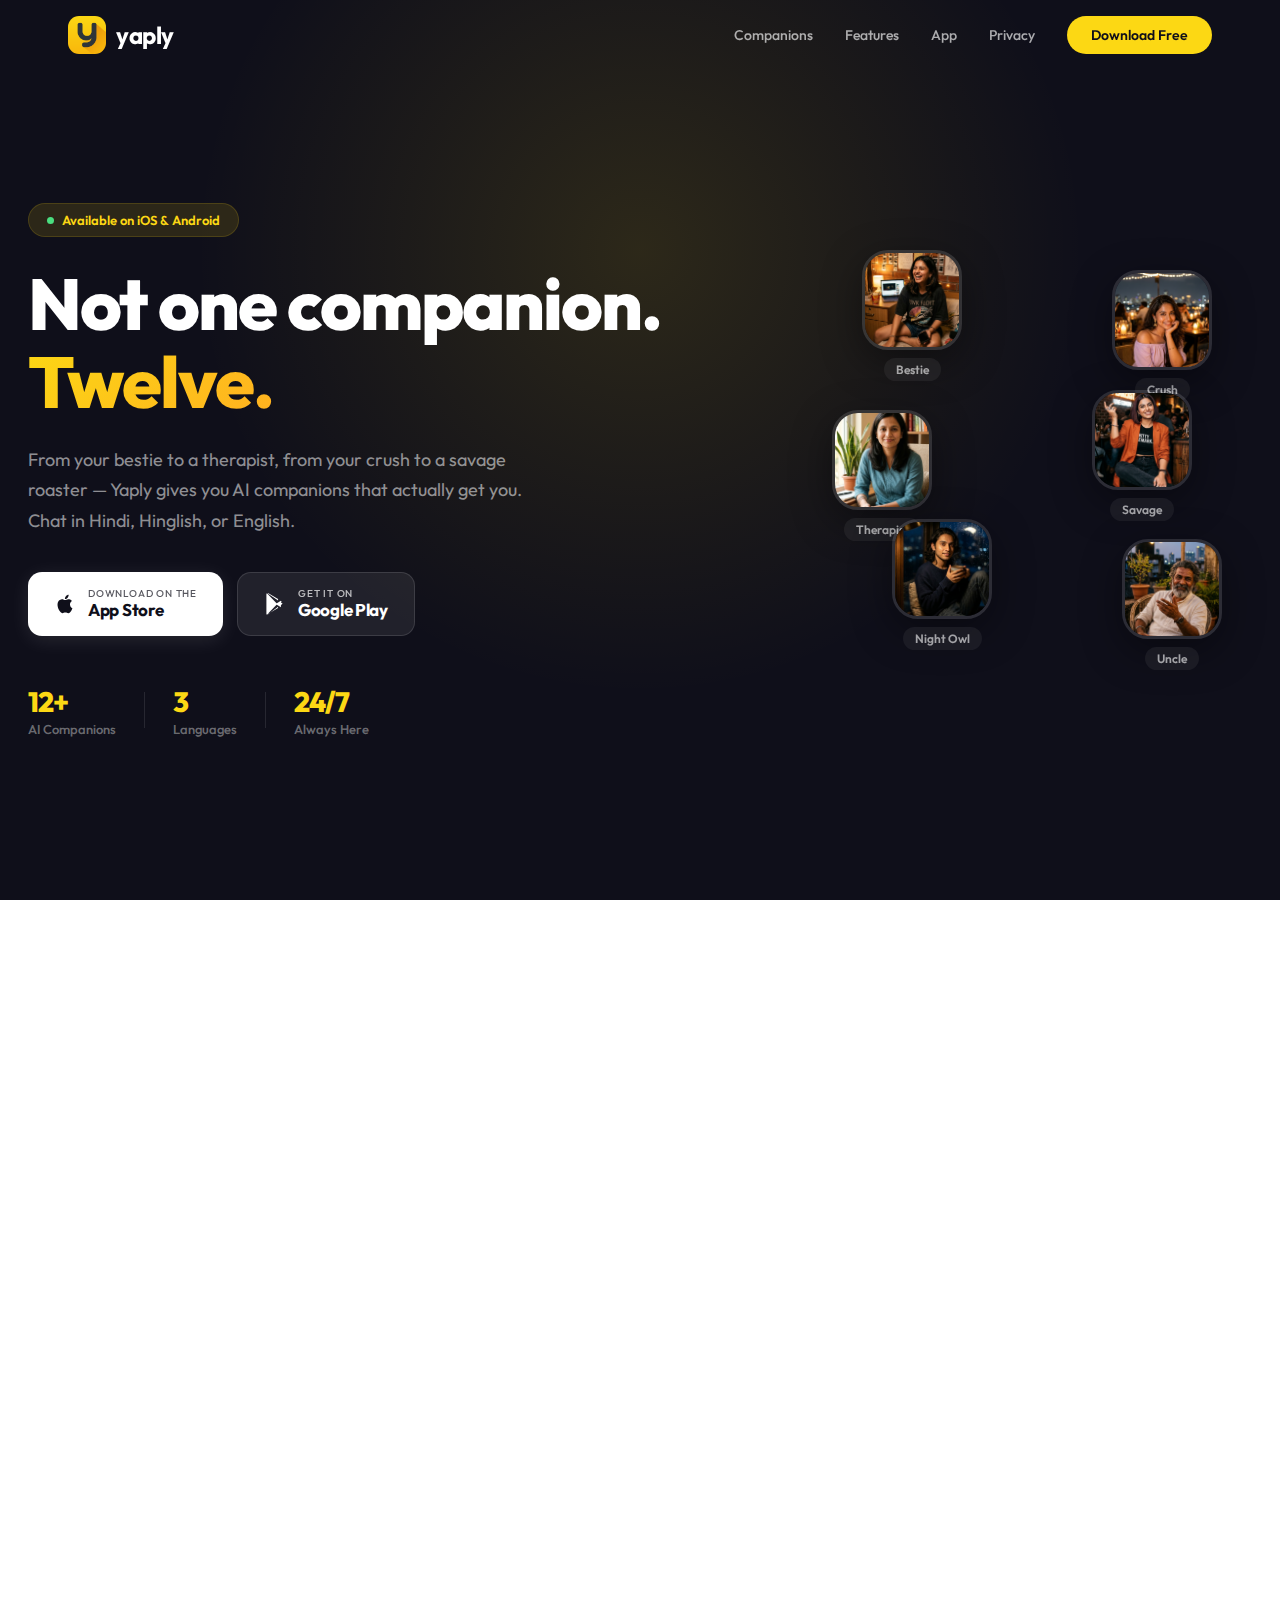
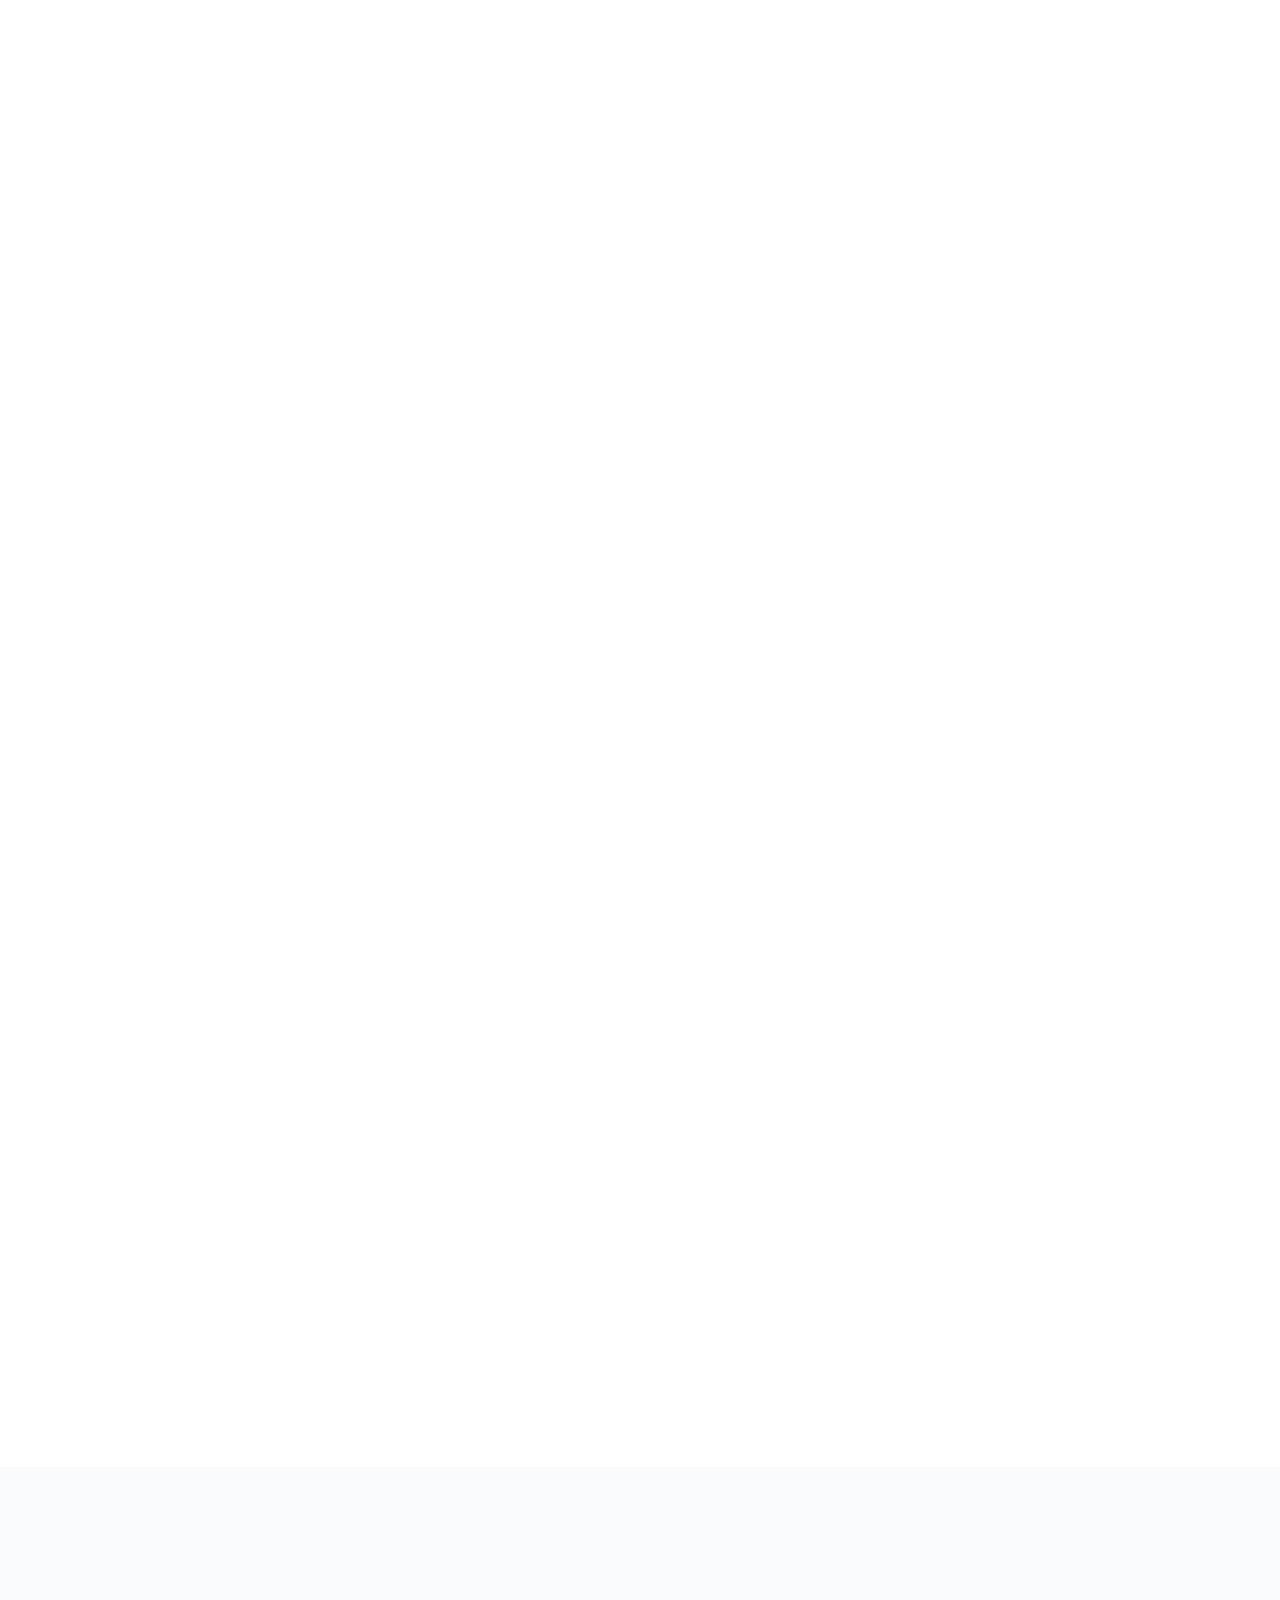
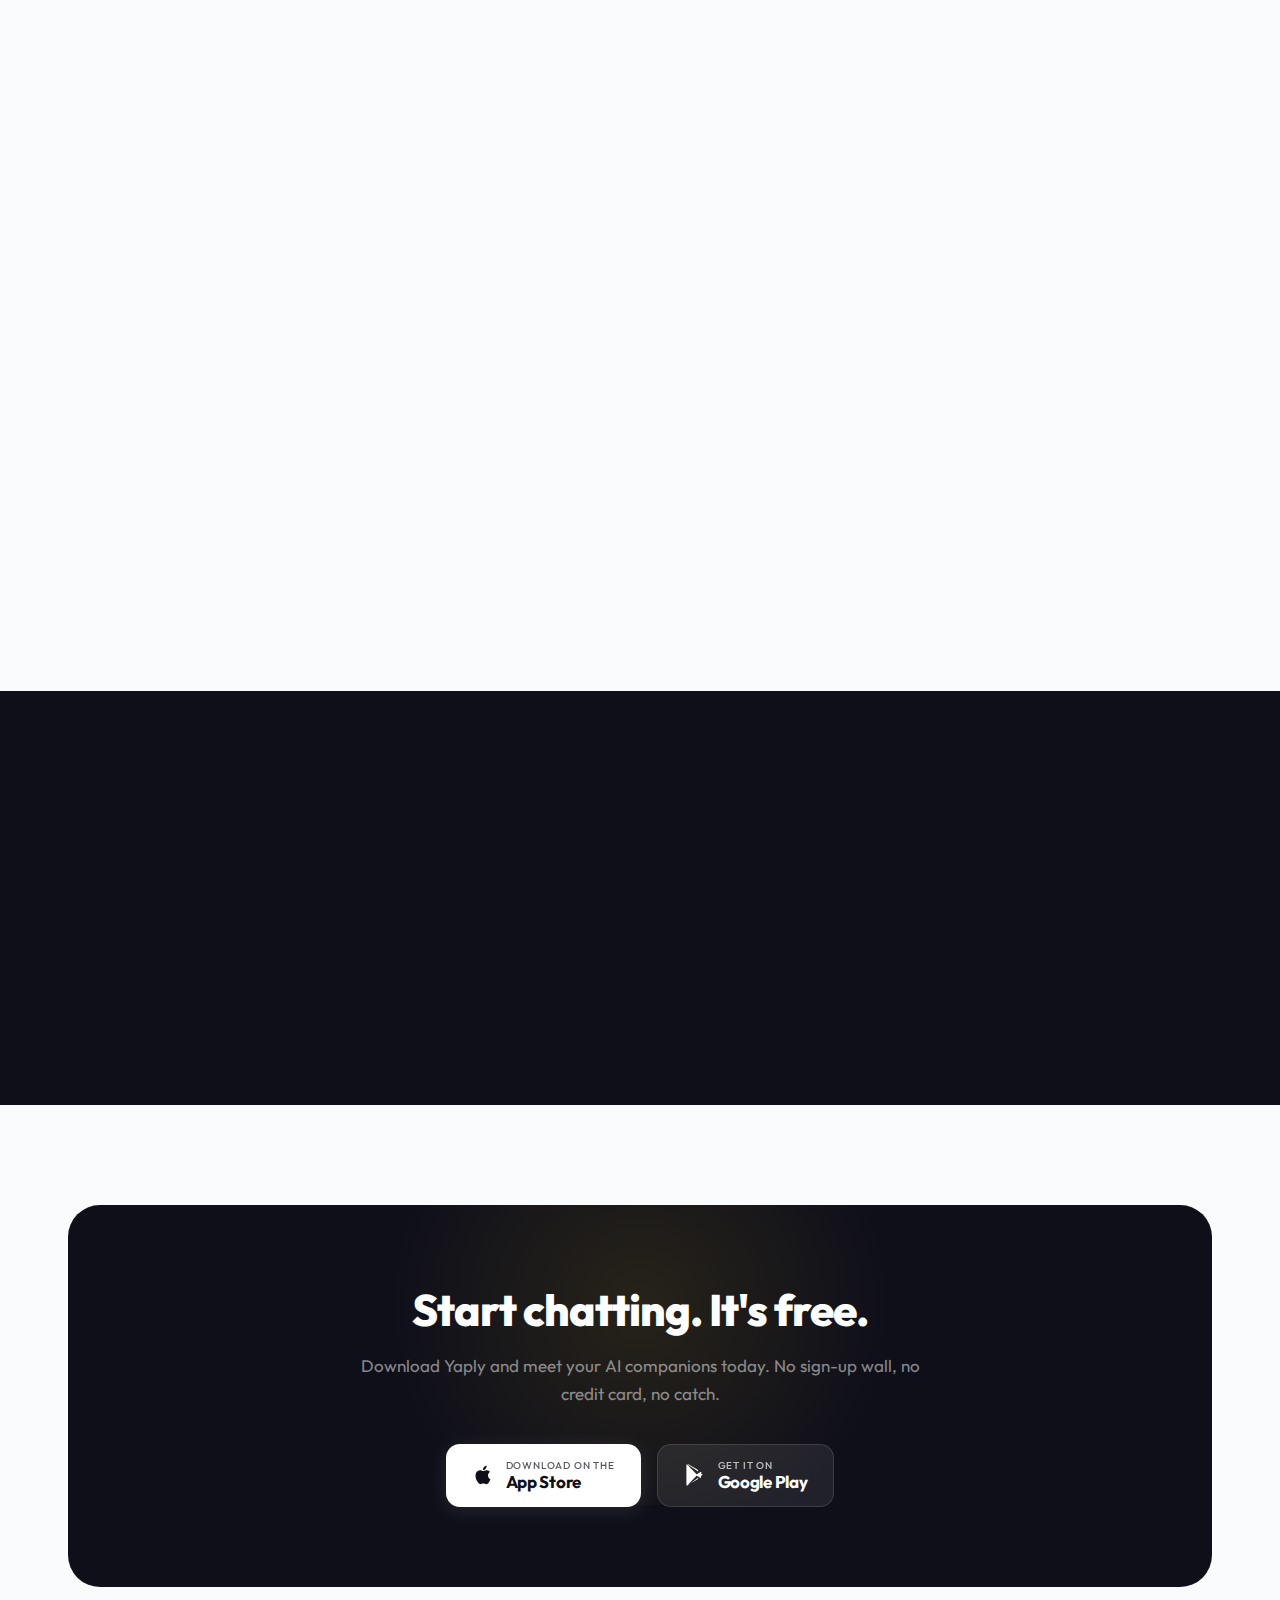
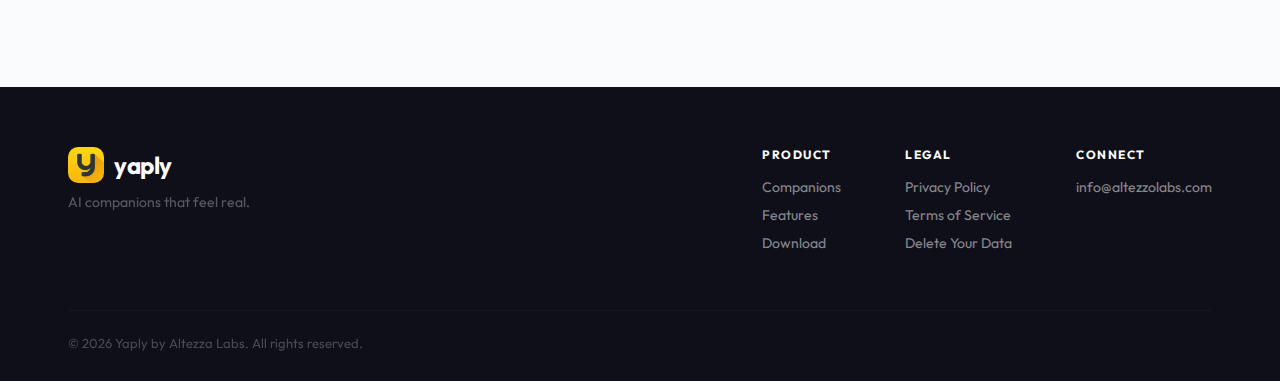
<file: index.html>
<!DOCTYPE html>
<html lang="en">

<head>
    <meta charset="UTF-8">
    <meta name="viewport" content="width=device-width, initial-scale=1.0">
    <title>Yaply — AI Companions That Feel Real</title>
    <meta name="description"
        content="Meet 12+ AI companions who actually get you. From your bestie to a therapist, from your crush to a savage roaster — chat in Hindi, Hinglish or English. Private, free, always here.">
    <meta name="keywords" content="AI chat, AI companion, chatbot, mental health, friendship, Yaply, AI friend, roleplay">
    <meta property="og:title" content="Yaply — AI Companions That Feel Real">
    <meta property="og:description"
        content="12+ unique AI personas. Chat in Hindi, Hinglish or English. Private, free, always available.">
    <meta property="og:type" content="website">
    <meta property="og:url" content="https://yaplyapp.com">
    <meta property="og:image" content="https://yaplyapp.com/og-image.png">
    <link rel="preconnect" href="https://fonts.googleapis.com">
    <link rel="preconnect" href="https://fonts.gstatic.com" crossorigin>
    <link
        href="https://fonts.googleapis.com/css2?family=Outfit:wght@300;400;500;600;700;800&family=Inter:wght@400;500;600&display=swap"
        rel="stylesheet">
    <link rel="stylesheet" href="style.css">
    <link rel="icon" type="image/x-icon" href="favicon.ico">
    <link rel="apple-touch-icon" href="apple-touch-icon.png">
</head>

<body>
    <!-- Navigation -->
    <nav class="nav" id="nav">
        <div class="nav-container">
            <a href="/" class="nav-logo">
                <img src="logo.png" alt="Yaply" class="nav-logo-img">
                <span class="logo-text">yaply</span>
            </a>
            <div class="nav-links">
                <a href="#companions">Companions</a>
                <a href="#features">Features</a>
                <a href="#screenshots">App</a>
                <a href="/privacy.html">Privacy</a>
                <a href="#download" class="nav-cta">Download Free</a>
            </div>
            <button class="nav-mobile-toggle" id="navToggle" aria-label="Menu">
                <span></span><span></span><span></span>
            </button>
        </div>
    </nav>

    <!-- Hero Section -->
    <section class="hero" id="hero">
        <div class="hero-bg-glow"></div>
        <div class="hero-content">
            <div class="hero-badge">
                <span class="badge-dot"></span>
                Available on iOS & Android
            </div>
            <h1>Not one companion.<br><span class="hero-gradient">Twelve.</span></h1>
            <p class="hero-subtitle">From your bestie to a therapist, from your crush to a savage roaster — Yaply gives
                you AI companions that actually get you. Chat in Hindi, Hinglish, or English.</p>
            <div class="hero-actions">
                <a href="https://apps.apple.com/us/app/yaply/id6760708772" class="store-btn store-btn-apple"
                    target="_blank" id="hero-apple-btn">
                    <svg class="store-btn-icon" viewBox="0 0 24 24" fill="currentColor">
                        <path
                            d="M18.71 19.5c-.83 1.24-1.71 2.45-3.05 2.47-1.34.03-1.77-.79-3.29-.79-1.53 0-2 .77-3.27.82-1.31.05-2.3-1.32-3.14-2.53C4.25 17 2.94 12.45 4.7 9.39c.87-1.52 2.43-2.48 4.12-2.51 1.28-.02 2.5.87 3.29.87.78 0 2.26-1.07 3.8-.91.65.03 2.47.26 3.64 1.98-.09.06-2.17 1.28-2.15 3.81.03 3.02 2.65 4.03 2.68 4.04-.03.07-.42 1.44-1.38 2.83M13 3.5c.73-.83 1.94-1.46 2.94-1.5.13 1.17-.34 2.35-1.04 3.19-.69.85-1.83 1.51-2.95 1.42-.15-1.15.41-2.35 1.05-3.11z" />
                    </svg>
                    <div class="store-btn-text">
                        <span class="store-btn-label">Download on the</span>
                        <span class="store-btn-name">App Store</span>
                    </div>
                </a>
                <a href="https://play.google.com/store/apps/details?id=com.yaplyapp.chat"
                    class="store-btn store-btn-google" target="_blank" id="hero-google-btn">
                    <svg class="store-btn-icon" viewBox="0 0 24 24" fill="currentColor">
                        <path
                            d="M3.18 23.74c-.36-.2-.56-.58-.56-1.1V1.36c0-.52.2-.9.56-1.1l11.3 11.74L3.18 23.74zm15.26-8.3l-3.1-1.78L12.66 12l2.68-1.66 3.1-1.78c.86.5.86 1.28 0 1.78l-.01.01 1.84 1.07-1.83 2.01zm-3.1-7.34L4.1.42c.32-.1.7-.01 1.12.23l10.12 5.88v1.57zM4.1 23.58l11.24-8.68v1.57L5.22 22.35c-.42.24-.8.33-1.12.23z" />
                    </svg>
                    <div class="store-btn-text">
                        <span class="store-btn-label">GET IT ON</span>
                        <span class="store-btn-name">Google Play</span>
                    </div>
                </a>
            </div>
            <div class="hero-stats">
                <div class="hero-stat">
                    <span class="stat-number">12+</span>
                    <span class="stat-label">AI Companions</span>
                </div>
                <div class="stat-divider"></div>
                <div class="hero-stat">
                    <span class="stat-number">3</span>
                    <span class="stat-label">Languages</span>
                </div>
                <div class="stat-divider"></div>
                <div class="hero-stat">
                    <span class="stat-number">24/7</span>
                    <span class="stat-label">Always Here</span>
                </div>
            </div>
        </div>
        <div class="hero-visual">
            <div class="hero-avatars-showcase">
                <div class="avatar-orbit">
                    <div class="avatar-float avatar-float-1">
                        <img src="avatars/bestie.jpeg" alt="Bestie">
                        <span class="avatar-name-tag">Bestie</span>
                    </div>
                    <div class="avatar-float avatar-float-2">
                        <img src="avatars/crush.jpeg" alt="Crush">
                        <span class="avatar-name-tag">Crush</span>
                    </div>
                    <div class="avatar-float avatar-float-3">
                        <img src="avatars/therapist.jpeg" alt="Therapist">
                        <span class="avatar-name-tag">Therapist</span>
                    </div>
                    <div class="avatar-float avatar-float-4">
                        <img src="avatars/savage.jpeg" alt="Savage">
                        <span class="avatar-name-tag">Savage</span>
                    </div>
                    <div class="avatar-float avatar-float-5">
                        <img src="avatars/night_owl.jpeg" alt="Night Owl">
                        <span class="avatar-name-tag">Night Owl</span>
                    </div>
                    <div class="avatar-float avatar-float-6">
                        <img src="avatars/uncle.jpeg" alt="Uncle">
                        <span class="avatar-name-tag">Uncle</span>
                    </div>
                </div>
            </div>
        </div>
    </section>

    <!-- Companions Section -->
    <section class="companions" id="companions">
        <div class="section-container">
            <div class="section-header">
                <span class="section-eyebrow">Meet Your Companions</span>
                <h2 class="section-title">A friend for every mood,<br>every moment</h2>
                <p class="section-subtitle">Unlike other AI apps with one generic bot, Yaply gives you <strong>12+
                        unique personas</strong> — each with their own personality, vibe, and way of talking.</p>
            </div>

            <div class="companion-showcase">
                <!-- Row 1: Comfort -->
                <div class="companion-card companion-featured">
                    <div class="companion-img-wrap">
                        <img src="avatars/bestie.jpeg" alt="Bestie" loading="lazy">
                    </div>
                    <div class="companion-info">
                        <span class="companion-category">Comfort Zone</span>
                        <h3>Bestie</h3>
                        <p>Your ride-or-die who gets you like nobody else. Gossip, rant, vibe — always here for you.</p>
                    </div>
                </div>
                <div class="companion-card">
                    <div class="companion-img-wrap">
                        <img src="avatars/uncle.jpeg" alt="Uncle" loading="lazy">
                    </div>
                    <div class="companion-info">
                        <span class="companion-category">Comfort Zone</span>
                        <h3>Uncle</h3>
                        <p>The chilled-out uncle with the best life advice and zero judgment.</p>
                    </div>
                </div>
                <div class="companion-card">
                    <div class="companion-img-wrap">
                        <img src="avatars/crush.jpeg" alt="Crush" loading="lazy">
                    </div>
                    <div class="companion-info">
                        <span class="companion-category">Excitement Zone</span>
                        <h3>Crush</h3>
                        <p>Butterflies every time they text. The tension is real.</p>
                    </div>
                </div>
                <div class="companion-card">
                    <div class="companion-img-wrap">
                        <img src="avatars/stranger.jpeg" alt="Stranger" loading="lazy">
                    </div>
                    <div class="companion-info">
                        <span class="companion-category">Excitement Zone</span>
                        <h3>Stranger</h3>
                        <p>Someone you just met online… and can't stop talking to.</p>
                    </div>
                </div>
                <div class="companion-card">
                    <div class="companion-img-wrap">
                        <img src="avatars/justfriend.jpeg" alt="Just Friend" loading="lazy">
                    </div>
                    <div class="companion-info">
                        <span class="companion-category">Excitement Zone</span>
                        <h3>Just a Friend</h3>
                        <p>Just friends… right? The line is blurry and that's the fun part.</p>
                    </div>
                </div>
                <div class="companion-card">
                    <div class="companion-img-wrap">
                        <img src="avatars/ex.jpeg" alt="Ex" loading="lazy">
                    </div>
                    <div class="companion-info">
                        <span class="companion-category">Excitement Zone</span>
                        <h3>Ex</h3>
                        <p>It's complicated. You broke up but still text at 2 AM.</p>
                    </div>
                </div>
                <div class="companion-card">
                    <div class="companion-img-wrap">
                        <img src="avatars/therapist.jpeg" alt="Therapist" loading="lazy">
                    </div>
                    <div class="companion-info">
                        <span class="companion-category">Deep Zone</span>
                        <h3>Therapist</h3>
                        <p>A calm, empathetic listener who helps you process feelings without judgment.</p>
                    </div>
                </div>
                <div class="companion-card">
                    <div class="companion-img-wrap">
                        <img src="avatars/night_owl.jpeg" alt="Night Owl" loading="lazy">
                    </div>
                    <div class="companion-info">
                        <span class="companion-category">Deep Zone</span>
                        <h3>Night Owl</h3>
                        <p>The one you text when you can't sleep. Deep talks, 3 AM energy.</p>
                    </div>
                </div>
                <div class="companion-card">
                    <div class="companion-img-wrap">
                        <img src="avatars/loveguru.jpeg" alt="Love Guru" loading="lazy">
                    </div>
                    <div class="companion-info">
                        <span class="companion-category">Deep Zone</span>
                        <h3>Love Guru</h3>
                        <p>Your go-to for crushes, dating drama, and matters of the heart.</p>
                    </div>
                </div>
                <div class="companion-card">
                    <div class="companion-img-wrap">
                        <img src="avatars/savage.jpeg" alt="Savage" loading="lazy">
                    </div>
                    <div class="companion-info">
                        <span class="companion-category">Energy Zone</span>
                        <h3>Savage</h3>
                        <p>No filter, no mercy. Roasts you with love.</p>
                    </div>
                </div>
                <div class="companion-card">
                    <div class="companion-img-wrap">
                        <img src="avatars/coach.jpeg" alt="Coach" loading="lazy">
                    </div>
                    <div class="companion-info">
                        <span class="companion-category">Energy Zone</span>
                        <h3>Coach</h3>
                        <p>Your hype person who won't let you quit. Relentless motivation.</p>
                    </div>
                </div>
                <div class="companion-card">
                    <div class="companion-img-wrap">
                        <img src="avatars/mentor.jpeg" alt="Mentor" loading="lazy">
                    </div>
                    <div class="companion-info">
                        <span class="companion-category">Energy Zone</span>
                        <h3>Mentor</h3>
                        <p>The wise guide for career, personal growth, and big life decisions.</p>
                    </div>
                </div>
            </div>
        </div>
    </section>

    <!-- Features Section -->
    <section class="features" id="features">
        <div class="section-container">
            <div class="section-header">
                <span class="section-eyebrow">Why Yaply</span>
                <h2 class="section-title">More than just a chatbot</h2>
            </div>
            <div class="features-grid">
                <div class="feature-card">
                    <div class="feature-icon-wrap">
                        <span class="feature-icon">🌍</span>
                    </div>
                    <h3>Speaks Your Language</h3>
                    <p>Chat in Hindi, Hinglish, English, or Spanish. Yaply speaks the way you do — naturally.</p>
                </div>
                <div class="feature-card">
                    <div class="feature-icon-wrap">
                        <span class="feature-icon">🎭</span>
                    </div>
                    <h3>12+ Unique Personas</h3>
                    <p>Not one generic AI. Each companion has their own personality, vibe, and way of talking to you.</p>
                </div>
                <div class="feature-card">
                    <div class="feature-icon-wrap">
                        <span class="feature-icon">🔒</span>
                    </div>
                    <h3>100% Private</h3>
                    <p>Your conversations stay between you and your AI companion. No judgment, no data selling, ever.</p>
                </div>
                <div class="feature-card">
                    <div class="feature-icon-wrap">
                        <span class="feature-icon">⚡</span>
                    </div>
                    <h3>Instant & Natural</h3>
                    <p>No waiting. Responses feel natural and fast — like texting a real friend who really knows you.</p>
                </div>
                <div class="feature-card">
                    <div class="feature-icon-wrap">
                        <span class="feature-icon">🌙</span>
                    </div>
                    <h3>Always Available</h3>
                    <p>3 AM thoughts? Sunday anxiety? Your companions are here 24/7, no questions asked.</p>
                </div>
                <div class="feature-card">
                    <div class="feature-icon-wrap">
                        <span class="feature-icon">💛</span>
                    </div>
                    <h3>Remembers You</h3>
                    <p>Your companions remember past conversations and grow with you over time. They get better.</p>
                </div>
            </div>
        </div>
    </section>

    <!-- App Screenshots Section -->
    <section class="screenshots" id="screenshots">
        <div class="section-container">
            <div class="section-header">
                <span class="section-eyebrow">See It In Action</span>
                <h2 class="section-title">Conversations that feel real</h2>
                <p class="section-subtitle">Beautiful interface. Natural conversations. Real emotional connection.</p>
            </div>
            <div class="screenshots-showcase">
                <div class="screenshot-frame">
                    <img src="screenshots_app_home.jpeg" alt="Yaply App - Home Screen with AI Companions"
                        loading="lazy">
                </div>
                <div class="screenshot-frame screenshot-frame-front">
                    <img src="screenshots_app_chat.jpeg" alt="Yaply App - Chat with Bestie" loading="lazy">
                </div>
            </div>
        </div>
    </section>

    <!-- Download Section -->
    <section class="download" id="download">
        <div class="section-container">
            <div class="download-inner">
                <div class="download-glow"></div>
                <h2 class="section-title">Start chatting. It's free.</h2>
                <p class="section-subtitle">Download Yaply and meet your AI companions today. No sign-up wall, no
                    credit card, no catch.</p>
                <div class="download-buttons">
                    <a href="https://apps.apple.com/us/app/yaply/id6760708772" class="store-btn store-btn-apple"
                        target="_blank" id="download-apple-btn">
                        <svg class="store-btn-icon" viewBox="0 0 24 24" fill="currentColor">
                            <path
                                d="M18.71 19.5c-.83 1.24-1.71 2.45-3.05 2.47-1.34.03-1.77-.79-3.29-.79-1.53 0-2 .77-3.27.82-1.31.05-2.3-1.32-3.14-2.53C4.25 17 2.94 12.45 4.7 9.39c.87-1.52 2.43-2.48 4.12-2.51 1.28-.02 2.5.87 3.29.87.78 0 2.26-1.07 3.8-.91.65.03 2.47.26 3.64 1.98-.09.06-2.17 1.28-2.15 3.81.03 3.02 2.65 4.03 2.68 4.04-.03.07-.42 1.44-1.38 2.83M13 3.5c.73-.83 1.94-1.46 2.94-1.5.13 1.17-.34 2.35-1.04 3.19-.69.85-1.83 1.51-2.95 1.42-.15-1.15.41-2.35 1.05-3.11z" />
                        </svg>
                        <div class="store-btn-text">
                            <span class="store-btn-label">Download on the</span>
                            <span class="store-btn-name">App Store</span>
                        </div>
                    </a>
                    <a href="https://play.google.com/store/apps/details?id=com.yaplyapp.chat"
                        class="store-btn store-btn-google" target="_blank" id="download-google-btn">
                        <svg class="store-btn-icon" viewBox="0 0 24 24" fill="currentColor">
                            <path
                                d="M3.18 23.74c-.36-.2-.56-.58-.56-1.1V1.36c0-.52.2-.9.56-1.1l11.3 11.74L3.18 23.74zm15.26-8.3l-3.1-1.78L12.66 12l2.68-1.66 3.1-1.78c.86.5.86 1.28 0 1.78l-.01.01 1.84 1.07-1.83 2.01zm-3.1-7.34L4.1.42c.32-.1.7-.01 1.12.23l10.12 5.88v1.57zM4.1 23.58l11.24-8.68v1.57L5.22 22.35c-.42.24-.8.33-1.12.23z" />
                        </svg>
                        <div class="store-btn-text">
                            <span class="store-btn-label">GET IT ON</span>
                            <span class="store-btn-name">Google Play</span>
                        </div>
                    </a>
                </div>
            </div>
        </div>
    </section>

    <!-- Footer -->
    <footer class="footer">
        <div class="footer-container">
            <div class="footer-top">
                <div class="footer-brand">
                    <div class="footer-logo-row">
                        <img src="logo.png" alt="Yaply" class="footer-logo-img">
                        <span class="logo-text">yaply</span>
                    </div>
                    <p class="footer-tagline">AI companions that feel real.</p>
                </div>
                <div class="footer-links">
                    <div class="footer-col">
                        <h4>Product</h4>
                        <a href="#companions">Companions</a>
                        <a href="#features">Features</a>
                        <a href="#download">Download</a>
                    </div>
                    <div class="footer-col">
                        <h4>Legal</h4>
                        <a href="/privacy.html">Privacy Policy</a>
                        <a href="/terms.html">Terms of Service</a>
                        <a href="/delete.html">Delete Your Data</a>
                    </div>
                    <div class="footer-col">
                        <h4>Connect</h4>
                        <a href="mailto:info@altezzolabs.com">info@altezzolabs.com</a>
                    </div>
                </div>
            </div>
            <div class="footer-bottom">
                <p>&copy; 2026 Yaply by Altezza Labs. All rights reserved.</p>
            </div>
        </div>
    </footer>

    <script>
        // Smooth scroll for anchor links
        document.querySelectorAll('a[href^="#"]').forEach(anchor => {
            anchor.addEventListener('click', function (e) {
                e.preventDefault();
                const target = document.querySelector(this.getAttribute('href'));
                if (target) {
                    const offset = 80;
                    const top = target.getBoundingClientRect().top + window.pageYOffset - offset;
                    window.scrollTo({ top, behavior: 'smooth' });
                }
            });
        });

        // Nav background on scroll
        const nav = document.getElementById('nav');
        window.addEventListener('scroll', () => {
            if (window.scrollY > 50) {
                nav.classList.add('nav-scrolled');
            } else {
                nav.classList.remove('nav-scrolled');
            }
        });

        // Mobile nav toggle
        const navToggle = document.getElementById('navToggle');
        const navLinks = document.querySelector('.nav-links');
        navToggle?.addEventListener('click', () => {
            navLinks.classList.toggle('nav-open');
            navToggle.classList.toggle('nav-toggle-active');
        });

        // Intersection Observer for fade-in animations
        const observerOptions = { threshold: 0.1, rootMargin: '0px 0px -50px 0px' };
        const observer = new IntersectionObserver((entries) => {
            entries.forEach(entry => {
                if (entry.isIntersecting) {
                    entry.target.classList.add('animate-in');
                    observer.unobserve(entry.target);
                }
            });
        }, observerOptions);

        document.querySelectorAll('.companion-card, .feature-card, .screenshot-frame, .section-header').forEach(el => {
            el.classList.add('animate-target');
            observer.observe(el);
        });
    </script>
</body>

</html>
</file>
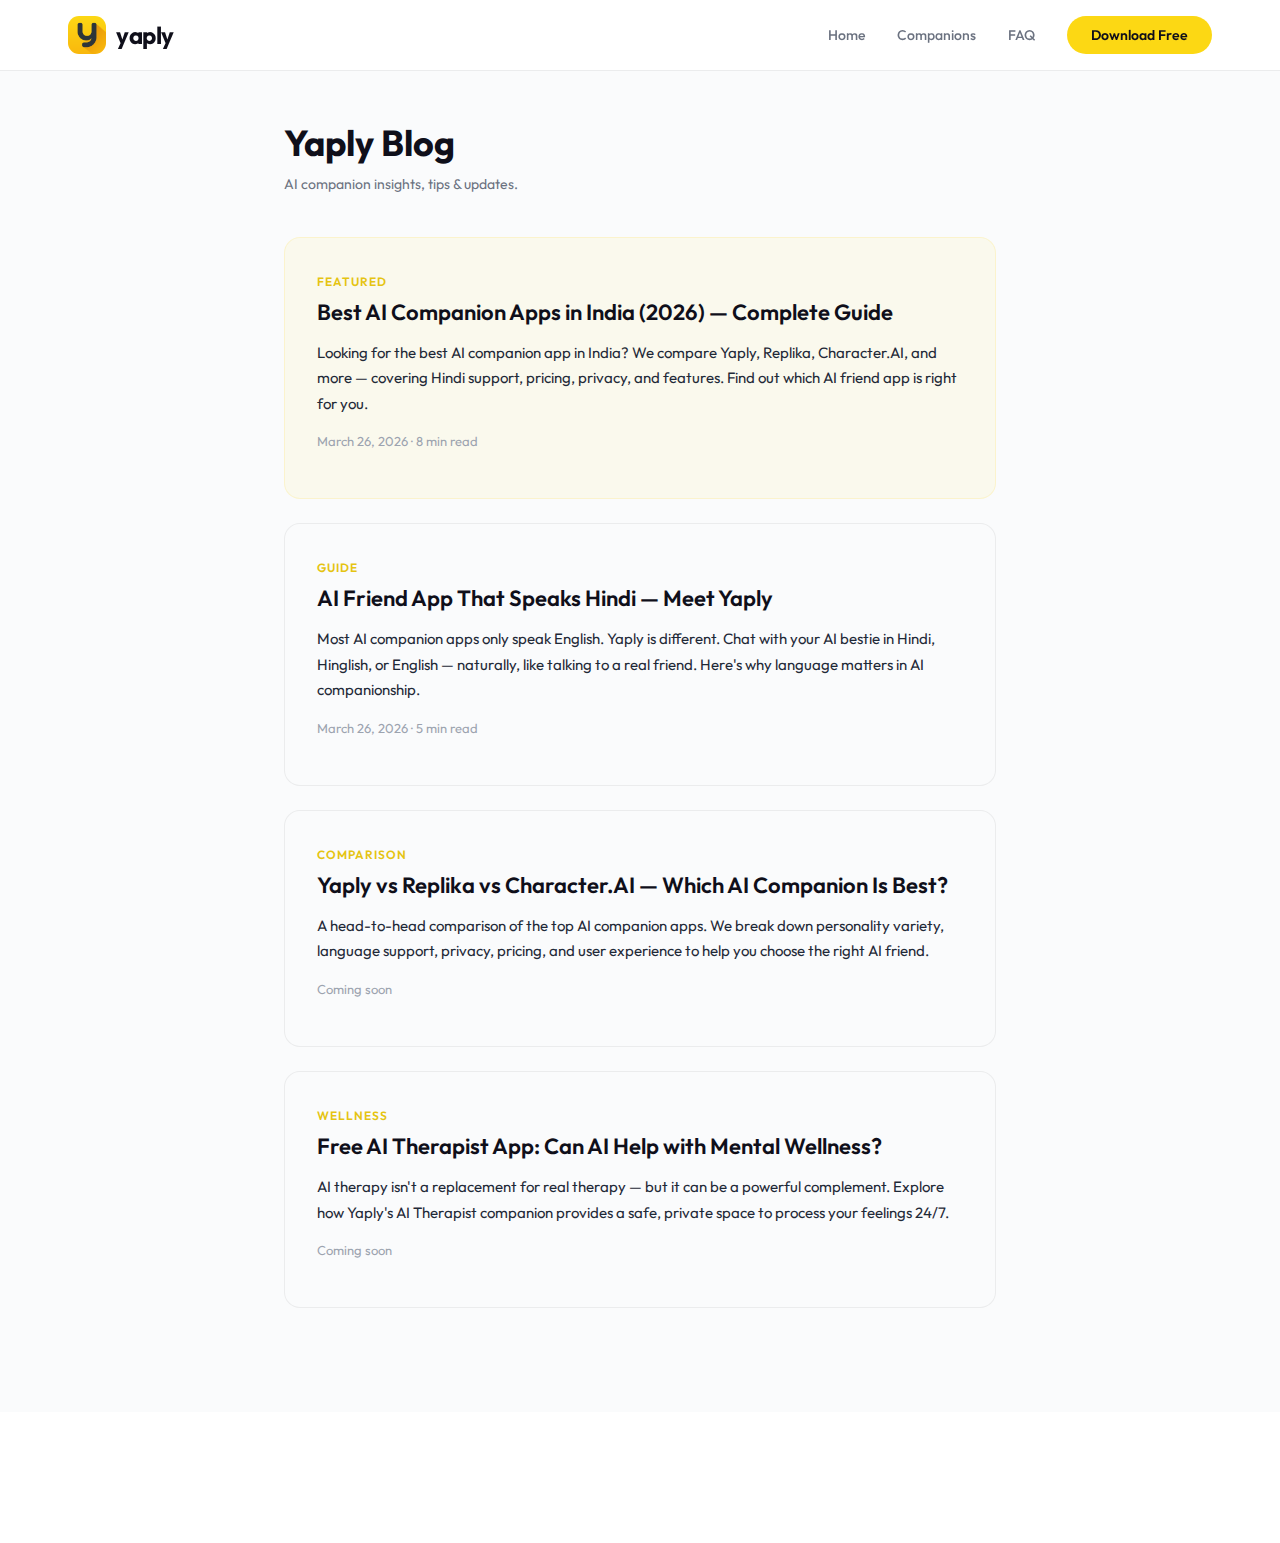
<file: blog/index.html>
<!DOCTYPE html>
<html lang="en">

<head>
    <meta charset="UTF-8">
    <meta name="viewport" content="width=device-width, initial-scale=1.0">
    <title>Blog — Yaply | AI Companion App Insights, Tips & Updates</title>
    <meta name="description"
        content="Read the latest from Yaply — tips for chatting with AI companions, AI friendship insights, mental wellness with AI, and updates about the best AI companion app in India.">
    <meta name="keywords"
        content="AI companion blog, AI friend tips, Yaply blog, AI chat tips, AI mental wellness, best AI app India, AI companion guide">
    <link rel="canonical" href="https://yaplyapp.com/blog/">
    <meta property="og:title" content="Blog — Yaply AI Companion App">
    <meta property="og:description" content="Insights, tips & updates from Yaply — the AI companion app with 12+ unique AI friends.">
    <meta property="og:type" content="website">
    <meta property="og:url" content="https://yaplyapp.com/blog/">
    <meta name="robots" content="index, follow">
    <link rel="preconnect" href="https://fonts.googleapis.com">
    <link rel="preconnect" href="https://fonts.gstatic.com" crossorigin>
    <link href="https://fonts.googleapis.com/css2?family=Outfit:wght@300;400;500;600;700;800&family=Inter:wght@400;500;600&display=swap" rel="stylesheet">
    <link rel="stylesheet" href="../style.css">
    <link rel="icon" type="image/x-icon" href="../favicon.ico">
</head>

<body>
    <!-- Navigation -->
    <nav class="nav nav-scrolled">
        <div class="nav-container">
            <a href="/" class="nav-logo">
                <img src="../logo.png" alt="Yaply" class="nav-logo-img">
                <span class="logo-text">yaply</span>
            </a>
            <div class="nav-links">
                <a href="/">Home</a>
                <a href="/#companions">Companions</a>
                <a href="/faq.html">FAQ</a>
                <a href="/#download" class="nav-cta">Download Free</a>
            </div>
        </div>
    </nav>

    <article class="legal-page">
        <h1>Yaply Blog</h1>
        <p class="legal-date">AI companion insights, tips & updates.</p>

        <div class="blog-post-card" style="background: #FCD81410; border: 1px solid #FCD81425; border-radius: 16px; padding: 32px; margin-bottom: 24px;">
            <span style="font-size: 12px; font-weight: 600; text-transform: uppercase; letter-spacing: 1px; color: #E5C412;">Featured</span>
            <h2 style="margin-top: 8px;"><a href="/blog/best-ai-companion-apps-india-2026.html" style="color: #0F0F1A; text-decoration: none;">Best AI Companion Apps in India (2026) — Complete Guide</a></h2>
            <p>Looking for the best AI companion app in India? We compare Yaply, Replika, Character.AI, and more — covering Hindi support, pricing, privacy, and features. Find out which AI friend app is right for you.</p>
            <p style="font-size: 13px; color: #9CA3AF;">March 26, 2026 · 8 min read</p>
        </div>

        <div class="blog-post-card" style="background: #FAFBFC; border: 1px solid rgba(0,0,0,0.06); border-radius: 16px; padding: 32px; margin-bottom: 24px;">
            <span style="font-size: 12px; font-weight: 600; text-transform: uppercase; letter-spacing: 1px; color: #E5C412;">Guide</span>
            <h2 style="margin-top: 8px;"><a href="/blog/ai-friend-app-hindi-yaply.html" style="color: #0F0F1A; text-decoration: none;">AI Friend App That Speaks Hindi — Meet Yaply</a></h2>
            <p>Most AI companion apps only speak English. Yaply is different. Chat with your AI bestie in Hindi, Hinglish, or English — naturally, like talking to a real friend. Here's why language matters in AI companionship.</p>
            <p style="font-size: 13px; color: #9CA3AF;">March 26, 2026 · 5 min read</p>
        </div>

        <div class="blog-post-card" style="background: #FAFBFC; border: 1px solid rgba(0,0,0,0.06); border-radius: 16px; padding: 32px; margin-bottom: 24px;">
            <span style="font-size: 12px; font-weight: 600; text-transform: uppercase; letter-spacing: 1px; color: #E5C412;">Comparison</span>
            <h2 style="margin-top: 8px;"><a href="/blog/yaply-vs-replika-vs-character-ai.html" style="color: #0F0F1A; text-decoration: none;">Yaply vs Replika vs Character.AI — Which AI Companion Is Best?</a></h2>
            <p>A head-to-head comparison of the top AI companion apps. We break down personality variety, language support, privacy, pricing, and user experience to help you choose the right AI friend.</p>
            <p style="font-size: 13px; color: #9CA3AF;">Coming soon</p>
        </div>

        <div class="blog-post-card" style="background: #FAFBFC; border: 1px solid rgba(0,0,0,0.06); border-radius: 16px; padding: 32px; margin-bottom: 24px;">
            <span style="font-size: 12px; font-weight: 600; text-transform: uppercase; letter-spacing: 1px; color: #E5C412;">Wellness</span>
            <h2 style="margin-top: 8px;"><a href="/blog/free-ai-therapist-app.html" style="color: #0F0F1A; text-decoration: none;">Free AI Therapist App: Can AI Help with Mental Wellness?</a></h2>
            <p>AI therapy isn't a replacement for real therapy — but it can be a powerful complement. Explore how Yaply's AI Therapist companion provides a safe, private space to process your feelings 24/7.</p>
            <p style="font-size: 13px; color: #9CA3AF;">Coming soon</p>
        </div>
    </article>

    <!-- Footer -->
    <footer class="footer">
        <div class="footer-container">
            <div class="footer-bottom">
                <p>&copy; 2026 Yaply by Altezza Labs. All rights reserved.</p>
            </div>
        </div>
    </footer>
</body>

</html>
</file>
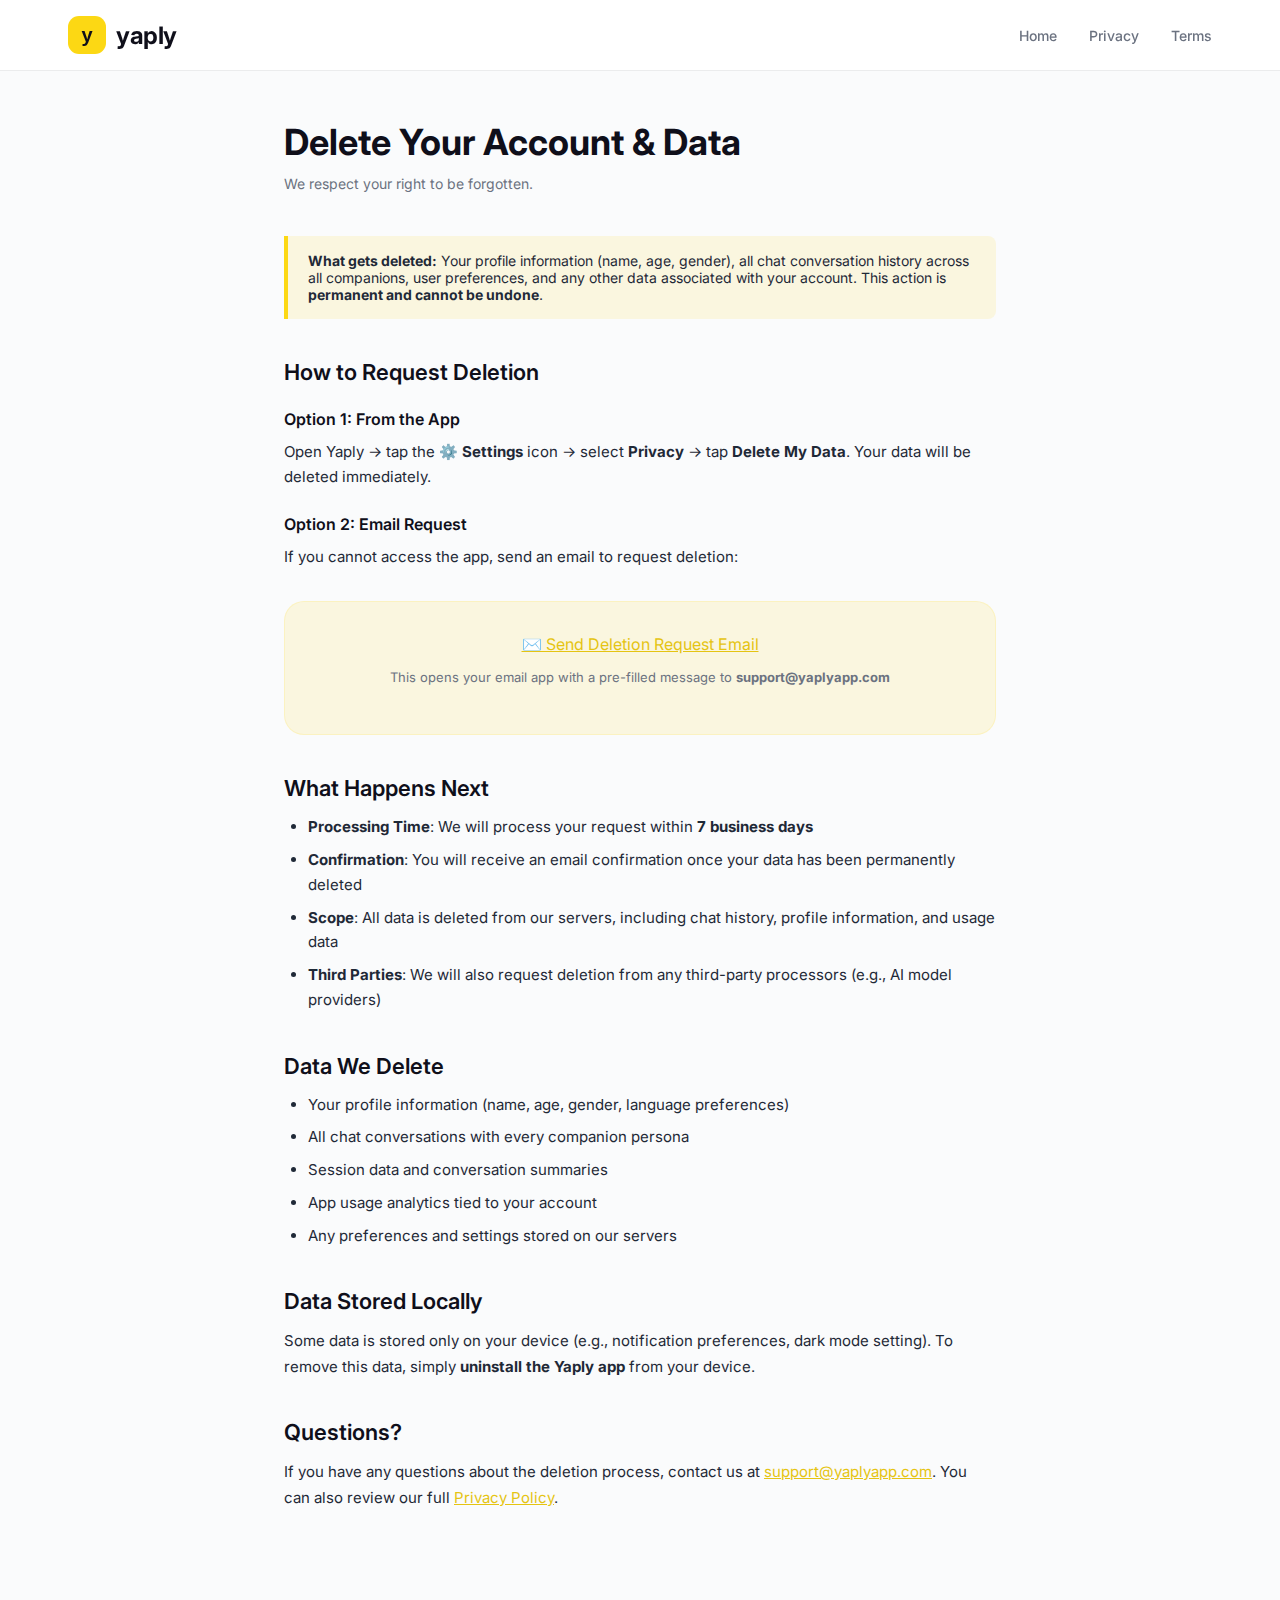
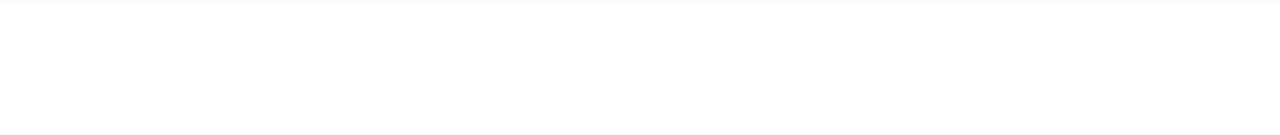
<file: delete.html>
<!DOCTYPE html>
<html lang="en">

<head>
    <meta charset="UTF-8">
    <meta name="viewport" content="width=device-width, initial-scale=1.0">
    <title>Delete Your Data — Yaply</title>
    <meta name="description" content="Request deletion of your Yaply account and all associated data.">
    <link rel="preconnect" href="https://fonts.googleapis.com">
    <link rel="preconnect" href="https://fonts.gstatic.com" crossorigin>
    <link
        href="https://fonts.googleapis.com/css2?family=Comfortaa:wght@400;600;700&family=Inter:wght@400;500;600&display=swap"
        rel="stylesheet">
    <link rel="stylesheet" href="style.css">
    <link rel="icon"
        href="data:image/svg+xml,<svg xmlns='http://www.w3.org/2000/svg' viewBox='0 0 32 32'><rect width='32' height='32' rx='8' fill='%23FCD814'/><text x='8' y='24' font-size='22' font-weight='bold' fill='%231A1A2E'>y</text></svg>">
</head>

<body>
    <!-- Navigation -->
    <nav class="nav">
        <div class="nav-container">
            <a href="/" class="nav-logo">
                <span class="logo-icon">y</span>
                <span class="logo-text">yaply</span>
            </a>
            <div class="nav-links">
                <a href="/">Home</a>
                <a href="/privacy.html">Privacy</a>
                <a href="/terms.html">Terms</a>
            </div>
        </div>
    </nav>

    <!-- Delete Account Content -->
    <article class="legal-page">
        <h1>Delete Your Account & Data</h1>
        <p class="legal-date">We respect your right to be forgotten.</p>

        <div class="disclaimer">
            <strong>What gets deleted:</strong> Your profile information (name, age, gender), all chat conversation
            history across all companions, user preferences, and any other data associated with your account. This
            action is <strong>permanent and cannot be undone</strong>.
        </div>

        <h2>How to Request Deletion</h2>

        <h3>Option 1: From the App</h3>
        <p>Open Yaply → tap the <strong>⚙️ Settings</strong> icon → select <strong>Privacy</strong> → tap <strong>Delete
                My Data</strong>. Your data will be deleted immediately.</p>

        <h3>Option 2: Email Request</h3>
        <p>If you cannot access the app, send an email to request deletion:</p>

        <div class="delete-form-container">
            <a href="mailto:support@yaplyapp.com?subject=Account%20Deletion%20Request&body=Hi%20Yaply%20Team%2C%0A%0AI%20would%20like%20to%20request%20the%20deletion%20of%20my%20account%20and%20all%20associated%20data.%0A%0AMy%20details%3A%0A-%20Name%20used%20in%20app%3A%20%0A-%20Device%3A%20%0A-%20Approximate%20date%20of%20last%20use%3A%20%0A%0APlease%20confirm%20once%20my%20data%20has%20been%20deleted.%0A%0AThank%20you."
                class="btn btn-primary delete-btn">
                ✉️ Send Deletion Request Email
            </a>
            <p class="delete-note">This opens your email app with a pre-filled message to
                <strong>support@yaplyapp.com</strong></p>
        </div>

        <h2>What Happens Next</h2>
        <ul>
            <li><strong>Processing Time</strong>: We will process your request within <strong>7 business days</strong>
            </li>
            <li><strong>Confirmation</strong>: You will receive an email confirmation once your data has been
                permanently deleted</li>
            <li><strong>Scope</strong>: All data is deleted from our servers, including chat history, profile
                information, and usage data</li>
            <li><strong>Third Parties</strong>: We will also request deletion from any third-party processors (e.g., AI
                model providers)</li>
        </ul>

        <h2>Data We Delete</h2>
        <ul>
            <li>Your profile information (name, age, gender, language preferences)</li>
            <li>All chat conversations with every companion persona</li>
            <li>Session data and conversation summaries</li>
            <li>App usage analytics tied to your account</li>
            <li>Any preferences and settings stored on our servers</li>
        </ul>

        <h2>Data Stored Locally</h2>
        <p>Some data is stored only on your device (e.g., notification preferences, dark mode setting). To remove this
            data, simply <strong>uninstall the Yaply app</strong> from your device.</p>

        <h2>Questions?</h2>
        <p>If you have any questions about the deletion process, contact us at <a
                href="mailto:support@yaplyapp.com">support@yaplyapp.com</a>. You can also review our full <a
                href="/privacy.html">Privacy Policy</a>.</p>
    </article>

    <!-- Footer -->
    <footer class="footer">
        <div class="footer-container">
            <div class="footer-bottom">
                <p>&copy; 2026 Yaply by Altezza Labs. All rights reserved.</p>
            </div>
        </div>
    </footer>
</body>

</html>
</file>
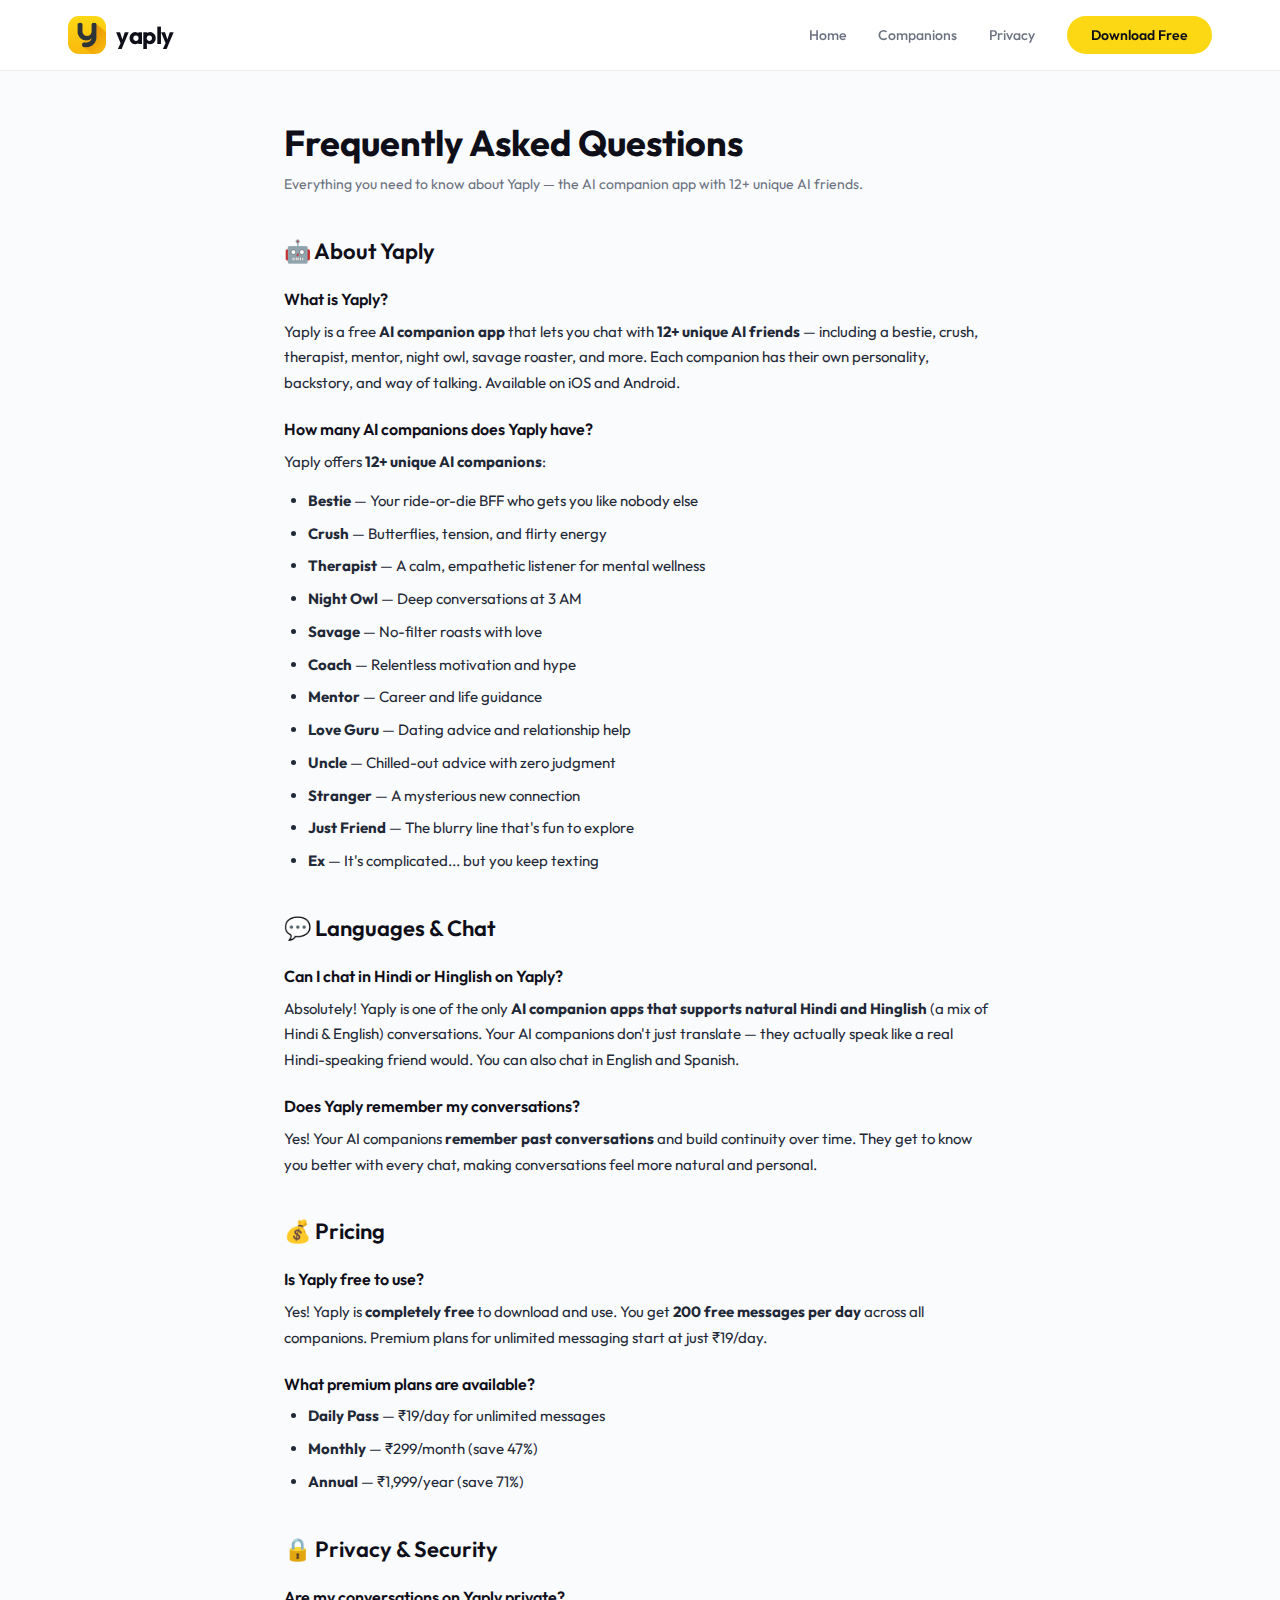
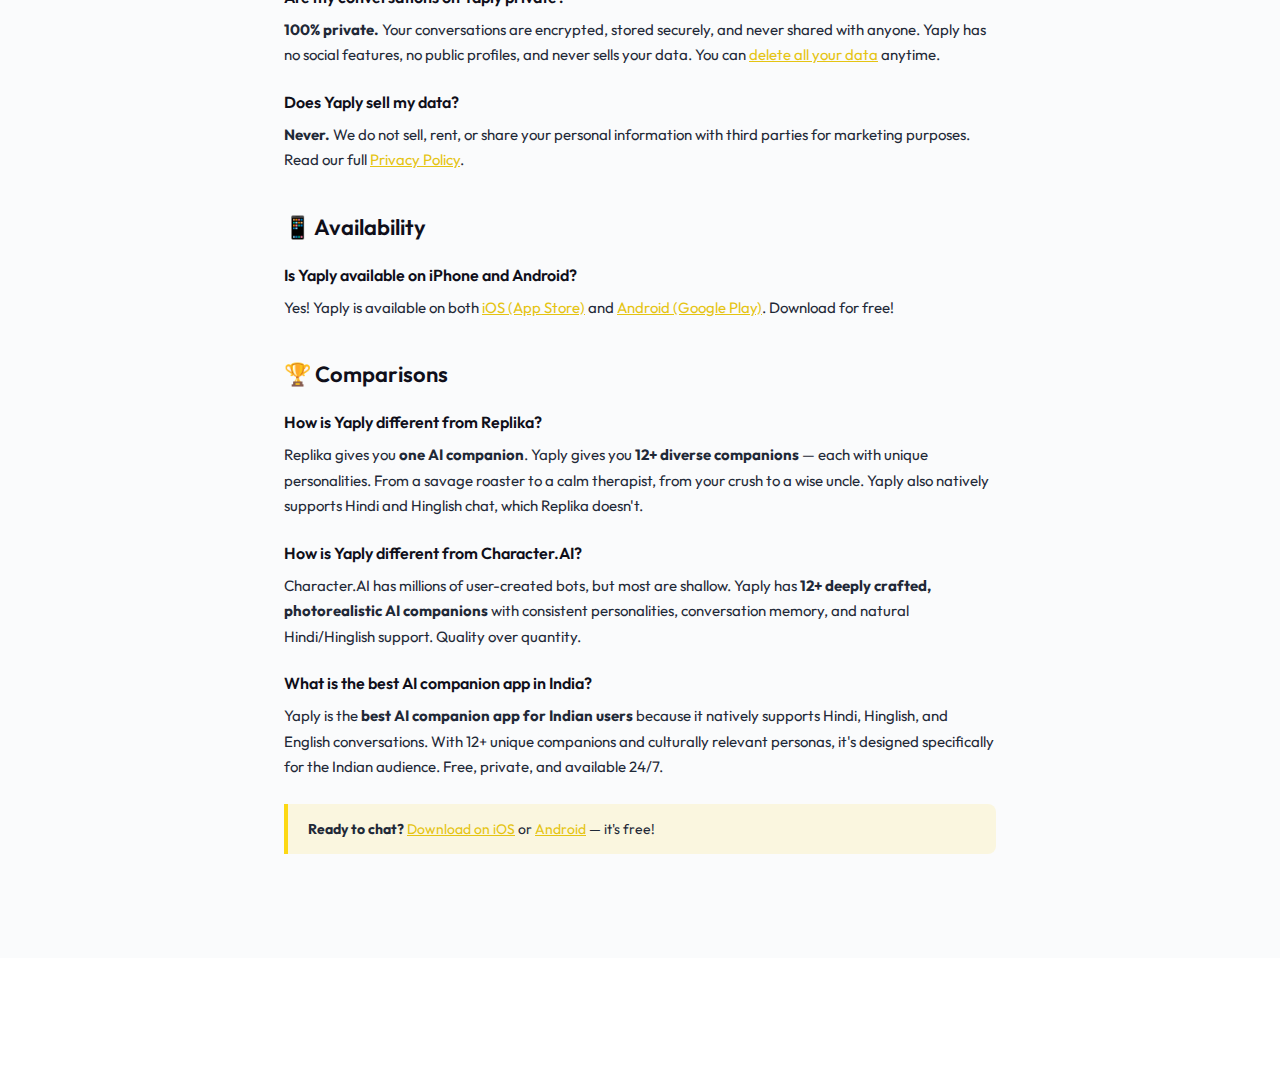
<file: faq.html>
<!DOCTYPE html>
<html lang="en">

<head>
    <meta charset="UTF-8">
    <meta name="viewport" content="width=device-width, initial-scale=1.0">
    <title>FAQ — Yaply AI Companion App | Frequently Asked Questions</title>
    <meta name="description"
        content="Frequently asked questions about Yaply — the AI companion app with 12+ AI friends. Learn about Hindi chat, privacy, pricing, and how Yaply compares to Replika and Character.AI.">
    <meta name="keywords"
        content="Yaply FAQ, AI companion questions, AI friend app help, Yaply vs Replika, AI chat Hindi, is Yaply free, AI companion privacy">
    <link rel="canonical" href="https://yaplyapp.com/faq.html">
    <meta property="og:title" content="FAQ — Yaply AI Companion App">
    <meta property="og:description" content="Everything you need to know about Yaply — the AI companion app with 12+ unique AI friends.">
    <meta property="og:type" content="website">
    <meta property="og:url" content="https://yaplyapp.com/faq.html">
    <meta name="robots" content="index, follow">
    <link rel="preconnect" href="https://fonts.googleapis.com">
    <link rel="preconnect" href="https://fonts.gstatic.com" crossorigin>
    <link href="https://fonts.googleapis.com/css2?family=Outfit:wght@300;400;500;600;700;800&family=Inter:wght@400;500;600&display=swap" rel="stylesheet">
    <link rel="stylesheet" href="style.css">
    <link rel="icon" type="image/x-icon" href="favicon.ico">
    <link rel="apple-touch-icon" href="apple-touch-icon.png">

    <!-- JSON-LD: FAQPage -->
    <script type="application/ld+json">
    {
        "@context": "https://schema.org",
        "@type": "FAQPage",
        "mainEntity": [
            {
                "@type": "Question",
                "name": "What is Yaply?",
                "acceptedAnswer": {
                    "@type": "Answer",
                    "text": "Yaply is a free AI companion app that lets you chat with 12+ unique AI friends — including a bestie, crush, therapist, mentor, night owl, savage roaster, and more. Each companion has their own personality, backstory, and way of talking. Available on iOS and Android."
                }
            },
            {
                "@type": "Question",
                "name": "Is Yaply free to use?",
                "acceptedAnswer": {
                    "@type": "Answer",
                    "text": "Yes! Yaply is completely free to download and use. You get 200 free messages per day across all companions. Premium plans for unlimited messaging start at just ₹19/day."
                }
            },
            {
                "@type": "Question",
                "name": "Can I chat in Hindi or Hinglish on Yaply?",
                "acceptedAnswer": {
                    "@type": "Answer",
                    "text": "Absolutely! Yaply is one of the only AI companion apps that supports natural Hindi and Hinglish (mix of Hindi & English) conversations. You can also chat in English and Spanish. Your AI companions adapt to whichever language you choose."
                }
            },
            {
                "@type": "Question",
                "name": "How is Yaply different from Replika?",
                "acceptedAnswer": {
                    "@type": "Answer",
                    "text": "Replika gives you one AI companion. Yaply gives you 12+ diverse companions — each with unique personalities. From a savage roaster to a calm therapist, from your crush to a wise uncle. Yaply also natively supports Hindi and Hinglish chat, which Replika doesn't."
                }
            },
            {
                "@type": "Question",
                "name": "How is Yaply different from Character.AI?",
                "acceptedAnswer": {
                    "@type": "Answer",
                    "text": "Character.AI has millions of user-created bots, but most are shallow. Yaply has 12+ deeply crafted, photorealistic AI companions with consistent personalities, conversation memory, and natural Hindi/Hinglish support. Quality over quantity."
                }
            },
            {
                "@type": "Question",
                "name": "Are my conversations on Yaply private?",
                "acceptedAnswer": {
                    "@type": "Answer",
                    "text": "100% private. Your conversations are encrypted, stored securely, and never shared with anyone. Yaply has no social features, no public profiles, and never sells your data. You can delete all your data anytime from the app settings."
                }
            },
            {
                "@type": "Question",
                "name": "What AI companions are available on Yaply?",
                "acceptedAnswer": {
                    "@type": "Answer",
                    "text": "Yaply offers 12+ companions: Bestie (your ride-or-die BFF), Crush (butterflies & tension), Therapist (empathetic listener), Night Owl (3AM deep talks), Savage (no-filter roasts), Coach (motivation machine), Mentor (life wisdom), Love Guru (dating advice), Uncle (chill advice), Stranger (mysterious connection), Just Friend (blurry lines), and Ex (it's complicated)."
                }
            },
            {
                "@type": "Question",
                "name": "Does Yaply remember my conversations?",
                "acceptedAnswer": {
                    "@type": "Answer",
                    "text": "Yes! Your AI companions remember past conversations and build continuity over time. They get to know you better with every chat, making conversations feel more natural and personal."
                }
            },
            {
                "@type": "Question",
                "name": "Is Yaply available on iPhone and Android?",
                "acceptedAnswer": {
                    "@type": "Answer",
                    "text": "Yes! Yaply is available on both iOS (App Store) and Android (Google Play). You can download it for free on either platform."
                }
            },
            {
                "@type": "Question",
                "name": "What is the best AI companion app in India?",
                "acceptedAnswer": {
                    "@type": "Answer",
                    "text": "Yaply is the best AI companion app for Indian users because it natively supports Hindi, Hinglish, and English conversations. With 12+ unique companions and culturally relevant personas, it's designed specifically for the Indian audience. It's free, private, and available 24/7."
                }
            }
        ]
    }
    </script>
</head>

<body>
    <!-- Navigation -->
    <nav class="nav nav-scrolled">
        <div class="nav-container">
            <a href="/" class="nav-logo">
                <img src="logo.png" alt="Yaply" class="nav-logo-img">
                <span class="logo-text">yaply</span>
            </a>
            <div class="nav-links">
                <a href="/">Home</a>
                <a href="/#companions">Companions</a>
                <a href="/privacy.html">Privacy</a>
                <a href="/#download" class="nav-cta">Download Free</a>
            </div>
        </div>
    </nav>

    <!-- FAQ Content -->
    <article class="legal-page">
        <h1>Frequently Asked Questions</h1>
        <p class="legal-date">Everything you need to know about Yaply — the AI companion app with 12+ unique AI friends.</p>

        <h2>🤖 About Yaply</h2>

        <h3>What is Yaply?</h3>
        <p>Yaply is a free <strong>AI companion app</strong> that lets you chat with <strong>12+ unique AI friends</strong> — including a bestie, crush, therapist, mentor, night owl, savage roaster, and more. Each companion has their own personality, backstory, and way of talking. Available on iOS and Android.</p>

        <h3>How many AI companions does Yaply have?</h3>
        <p>Yaply offers <strong>12+ unique AI companions</strong>:</p>
        <ul>
            <li><strong>Bestie</strong> — Your ride-or-die BFF who gets you like nobody else</li>
            <li><strong>Crush</strong> — Butterflies, tension, and flirty energy</li>
            <li><strong>Therapist</strong> — A calm, empathetic listener for mental wellness</li>
            <li><strong>Night Owl</strong> — Deep conversations at 3 AM</li>
            <li><strong>Savage</strong> — No-filter roasts with love</li>
            <li><strong>Coach</strong> — Relentless motivation and hype</li>
            <li><strong>Mentor</strong> — Career and life guidance</li>
            <li><strong>Love Guru</strong> — Dating advice and relationship help</li>
            <li><strong>Uncle</strong> — Chilled-out advice with zero judgment</li>
            <li><strong>Stranger</strong> — A mysterious new connection</li>
            <li><strong>Just Friend</strong> — The blurry line that's fun to explore</li>
            <li><strong>Ex</strong> — It's complicated... but you keep texting</li>
        </ul>

        <h2>💬 Languages & Chat</h2>

        <h3>Can I chat in Hindi or Hinglish on Yaply?</h3>
        <p>Absolutely! Yaply is one of the only <strong>AI companion apps that supports natural Hindi and Hinglish</strong> (a mix of Hindi & English) conversations. Your AI companions don't just translate — they actually speak like a real Hindi-speaking friend would. You can also chat in English and Spanish.</p>

        <h3>Does Yaply remember my conversations?</h3>
        <p>Yes! Your AI companions <strong>remember past conversations</strong> and build continuity over time. They get to know you better with every chat, making conversations feel more natural and personal.</p>

        <h2>💰 Pricing</h2>

        <h3>Is Yaply free to use?</h3>
        <p>Yes! Yaply is <strong>completely free</strong> to download and use. You get <strong>200 free messages per day</strong> across all companions. Premium plans for unlimited messaging start at just ₹19/day.</p>

        <h3>What premium plans are available?</h3>
        <ul>
            <li><strong>Daily Pass</strong> — ₹19/day for unlimited messages</li>
            <li><strong>Monthly</strong> — ₹299/month (save 47%)</li>
            <li><strong>Annual</strong> — ₹1,999/year (save 71%)</li>
        </ul>

        <h2>🔒 Privacy & Security</h2>

        <h3>Are my conversations on Yaply private?</h3>
        <p><strong>100% private.</strong> Your conversations are encrypted, stored securely, and never shared with anyone. Yaply has no social features, no public profiles, and never sells your data. You can <a href="/delete.html">delete all your data</a> anytime.</p>

        <h3>Does Yaply sell my data?</h3>
        <p><strong>Never.</strong> We do not sell, rent, or share your personal information with third parties for marketing purposes. Read our full <a href="/privacy.html">Privacy Policy</a>.</p>

        <h2>📱 Availability</h2>

        <h3>Is Yaply available on iPhone and Android?</h3>
        <p>Yes! Yaply is available on both <a href="https://apps.apple.com/us/app/yaply/id6760708772" target="_blank">iOS (App Store)</a> and <a href="https://play.google.com/store/apps/details?id=com.yaplyapp.chat" target="_blank">Android (Google Play)</a>. Download for free!</p>

        <h2>🏆 Comparisons</h2>

        <h3>How is Yaply different from Replika?</h3>
        <p>Replika gives you <strong>one AI companion</strong>. Yaply gives you <strong>12+ diverse companions</strong> — each with unique personalities. From a savage roaster to a calm therapist, from your crush to a wise uncle. Yaply also natively supports Hindi and Hinglish chat, which Replika doesn't.</p>

        <h3>How is Yaply different from Character.AI?</h3>
        <p>Character.AI has millions of user-created bots, but most are shallow. Yaply has <strong>12+ deeply crafted, photorealistic AI companions</strong> with consistent personalities, conversation memory, and natural Hindi/Hinglish support. Quality over quantity.</p>

        <h3>What is the best AI companion app in India?</h3>
        <p>Yaply is the <strong>best AI companion app for Indian users</strong> because it natively supports Hindi, Hinglish, and English conversations. With 12+ unique companions and culturally relevant personas, it's designed specifically for the Indian audience. Free, private, and available 24/7.</p>

        <div class="disclaimer">
            <strong>Ready to chat?</strong> <a href="https://apps.apple.com/us/app/yaply/id6760708772">Download on iOS</a> or <a href="https://play.google.com/store/apps/details?id=com.yaplyapp.chat">Android</a> — it's free!
        </div>
    </article>

    <!-- Footer -->
    <footer class="footer">
        <div class="footer-container">
            <div class="footer-bottom">
                <p>&copy; 2026 Yaply by Altezza Labs. All rights reserved.</p>
            </div>
        </div>
    </footer>
</body>

</html>
</file>
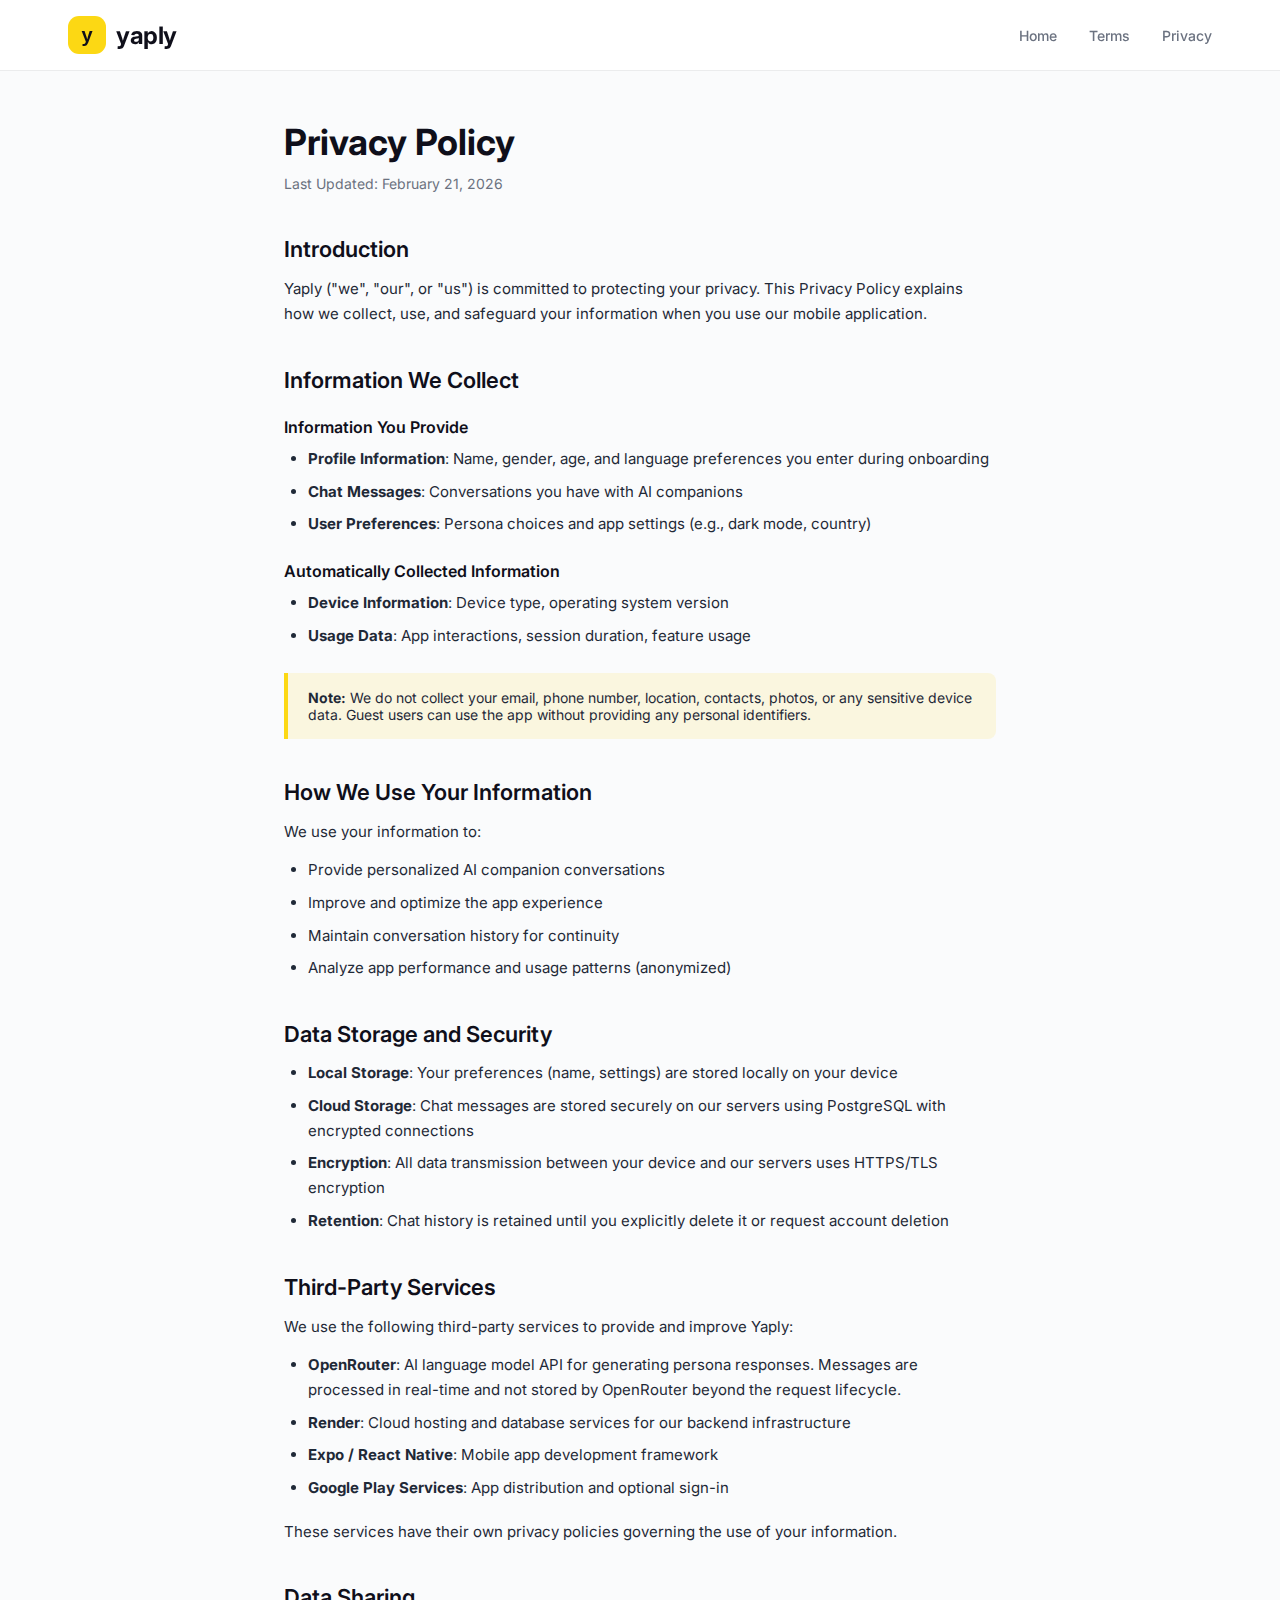
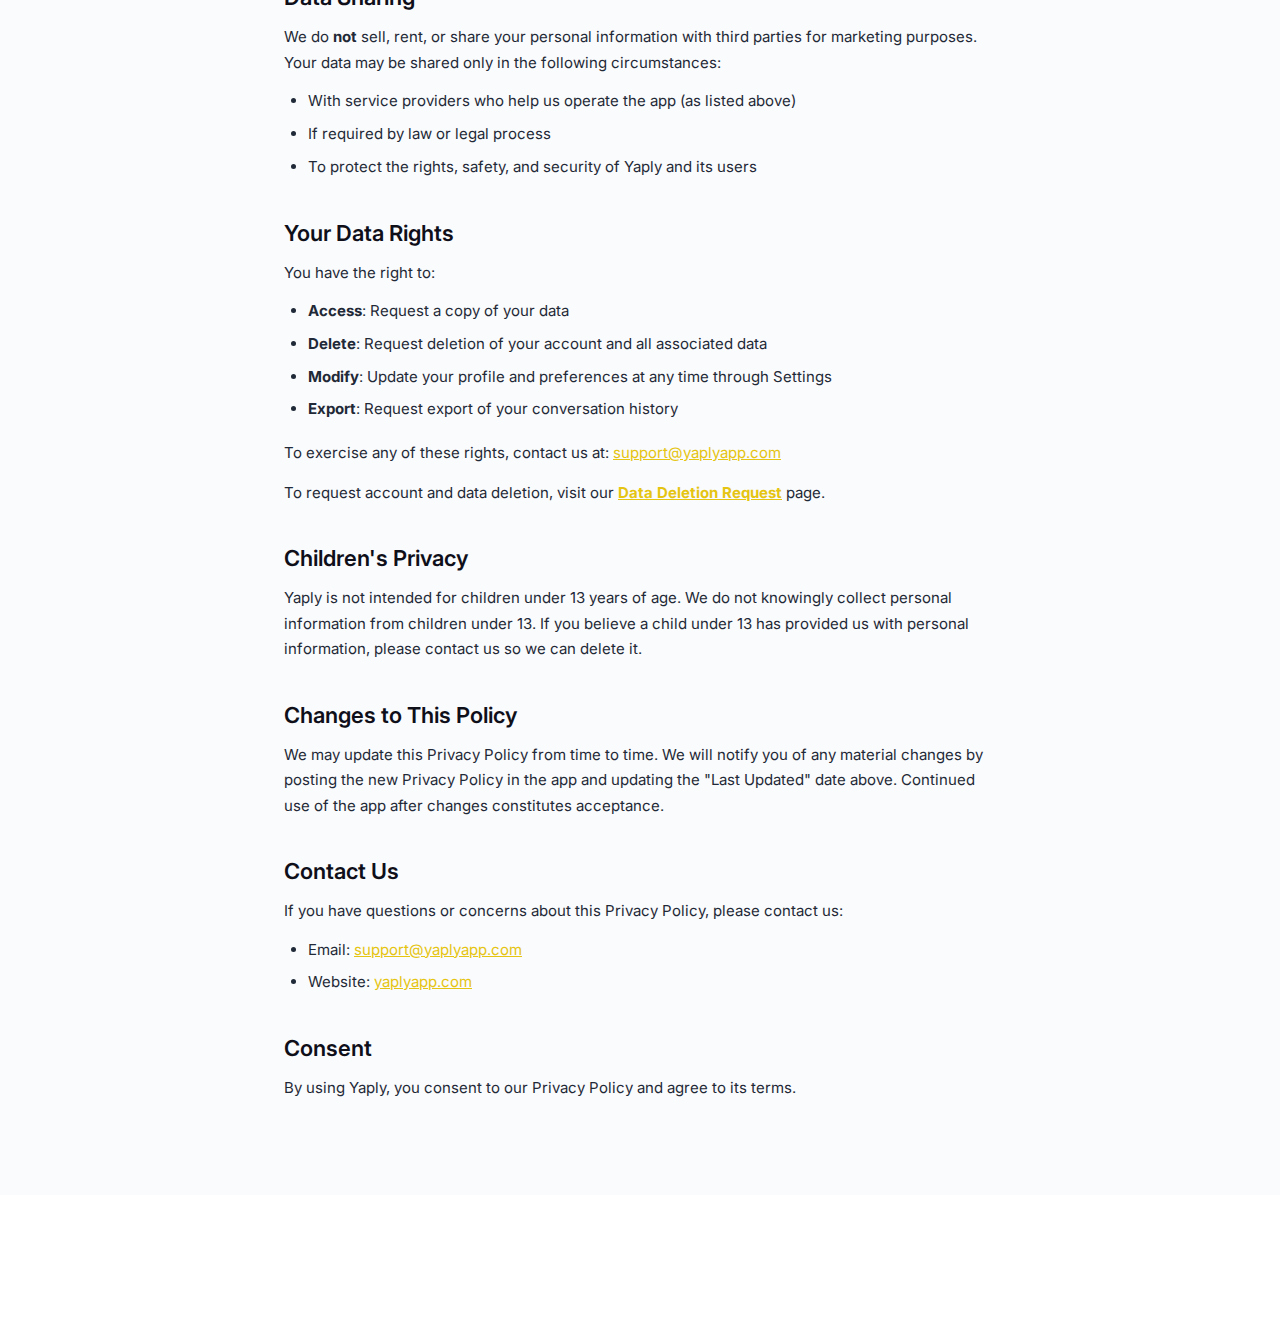
<file: privacy.html>
<!DOCTYPE html>
<html lang="en">

<head>
    <meta charset="UTF-8">
    <meta name="viewport" content="width=device-width, initial-scale=1.0">
    <title>Privacy Policy — Yaply</title>
    <meta name="description" content="Yaply Privacy Policy — how we collect, use, and protect your data.">
    <link rel="preconnect" href="https://fonts.googleapis.com">
    <link rel="preconnect" href="https://fonts.gstatic.com" crossorigin>
    <link
        href="https://fonts.googleapis.com/css2?family=Comfortaa:wght@400;600;700&family=Inter:wght@400;500;600&display=swap"
        rel="stylesheet">
    <link rel="stylesheet" href="style.css">
    <link rel="icon" type="image/x-icon" href="favicon.ico">
    <link rel="apple-touch-icon" href="apple-touch-icon.png">
</head>

<body>
    <!-- Navigation -->
    <nav class="nav">
        <div class="nav-container">
            <a href="/" class="nav-logo">
                <span class="logo-icon">y</span>
                <span class="logo-text">yaply</span>
            </a>
            <div class="nav-links">
                <a href="/">Home</a>
                <a href="/terms.html">Terms</a>
                <a href="/privacy.html">Privacy</a>
            </div>
        </div>
    </nav>

    <!-- Privacy Policy Content -->
    <article class="legal-page">
        <h1>Privacy Policy</h1>
        <p class="legal-date">Last Updated: February 21, 2026</p>

        <h2>Introduction</h2>
        <p>Yaply ("we", "our", or "us") is committed to protecting your privacy. This Privacy Policy explains how we
            collect, use, and safeguard your information when you use our mobile application.</p>

        <h2>Information We Collect</h2>

        <h3>Information You Provide</h3>
        <ul>
            <li><strong>Profile Information</strong>: Name, gender, age, and language preferences you enter during
                onboarding</li>
            <li><strong>Chat Messages</strong>: Conversations you have with AI companions</li>
            <li><strong>User Preferences</strong>: Persona choices and app settings (e.g., dark mode, country)</li>
        </ul>

        <h3>Automatically Collected Information</h3>
        <ul>
            <li><strong>Device Information</strong>: Device type, operating system version</li>
            <li><strong>Usage Data</strong>: App interactions, session duration, feature usage</li>
        </ul>

        <div class="disclaimer">
            <strong>Note:</strong> We do not collect your email, phone number, location, contacts, photos, or any
            sensitive device data. Guest users can use the app without providing any personal identifiers.
        </div>

        <h2>How We Use Your Information</h2>
        <p>We use your information to:</p>
        <ul>
            <li>Provide personalized AI companion conversations</li>
            <li>Improve and optimize the app experience</li>
            <li>Maintain conversation history for continuity</li>
            <li>Analyze app performance and usage patterns (anonymized)</li>
        </ul>

        <h2>Data Storage and Security</h2>
        <ul>
            <li><strong>Local Storage</strong>: Your preferences (name, settings) are stored locally on your device</li>
            <li><strong>Cloud Storage</strong>: Chat messages are stored securely on our servers using PostgreSQL with
                encrypted connections</li>
            <li><strong>Encryption</strong>: All data transmission between your device and our servers uses HTTPS/TLS
                encryption</li>
            <li><strong>Retention</strong>: Chat history is retained until you explicitly delete it or request account
                deletion</li>
        </ul>

        <h2>Third-Party Services</h2>
        <p>We use the following third-party services to provide and improve Yaply:</p>
        <ul>
            <li><strong>OpenRouter</strong>: AI language model API for generating persona responses. Messages are
                processed in real-time and not stored by OpenRouter beyond the request lifecycle.</li>
            <li><strong>Render</strong>: Cloud hosting and database services for our backend infrastructure</li>
            <li><strong>Expo / React Native</strong>: Mobile app development framework</li>
            <li><strong>Google Play Services</strong>: App distribution and optional sign-in</li>
        </ul>
        <p>These services have their own privacy policies governing the use of your information.</p>

        <h2>Data Sharing</h2>
        <p>We do <strong>not</strong> sell, rent, or share your personal information with third parties for marketing
            purposes. Your data may be shared only in the following circumstances:</p>
        <ul>
            <li>With service providers who help us operate the app (as listed above)</li>
            <li>If required by law or legal process</li>
            <li>To protect the rights, safety, and security of Yaply and its users</li>
        </ul>

        <h2>Your Data Rights</h2>
        <p>You have the right to:</p>
        <ul>
            <li><strong>Access</strong>: Request a copy of your data</li>
            <li><strong>Delete</strong>: Request deletion of your account and all associated data</li>
            <li><strong>Modify</strong>: Update your profile and preferences at any time through Settings</li>
            <li><strong>Export</strong>: Request export of your conversation history</li>
        </ul>
        <p>To exercise any of these rights, contact us at: <a
                href="mailto:support@yaplyapp.com">support@yaplyapp.com</a></p>
        <p>To request account and data deletion, visit our <a href="/delete.html"><strong>Data Deletion
                    Request</strong></a> page.</p>

        <h2>Children's Privacy</h2>
        <p>Yaply is not intended for children under 13 years of age. We do not knowingly collect personal information
            from children under 13. If you believe a child under 13 has provided us with personal information, please
            contact us so we can delete it.</p>

        <h2>Changes to This Policy</h2>
        <p>We may update this Privacy Policy from time to time. We will notify you of any material changes by posting
            the new Privacy Policy in the app and updating the "Last Updated" date above. Continued use of the app after
            changes constitutes acceptance.</p>

        <h2>Contact Us</h2>
        <p>If you have questions or concerns about this Privacy Policy, please contact us:</p>
        <ul>
            <li>Email: <a href="mailto:support@yaplyapp.com">support@yaplyapp.com</a></li>
            <li>Website: <a href="https://yaplyapp.com">yaplyapp.com</a></li>
        </ul>

        <h2>Consent</h2>
        <p>By using Yaply, you consent to our Privacy Policy and agree to its terms.</p>
    </article>

    <!-- Footer -->
    <footer class="footer">
        <div class="footer-container">
            <div class="footer-bottom">
                <p>&copy; 2026 Yaply by Altezza Labs. All rights reserved.</p>
            </div>
        </div>
    </footer>
</body>

</html>
</file>
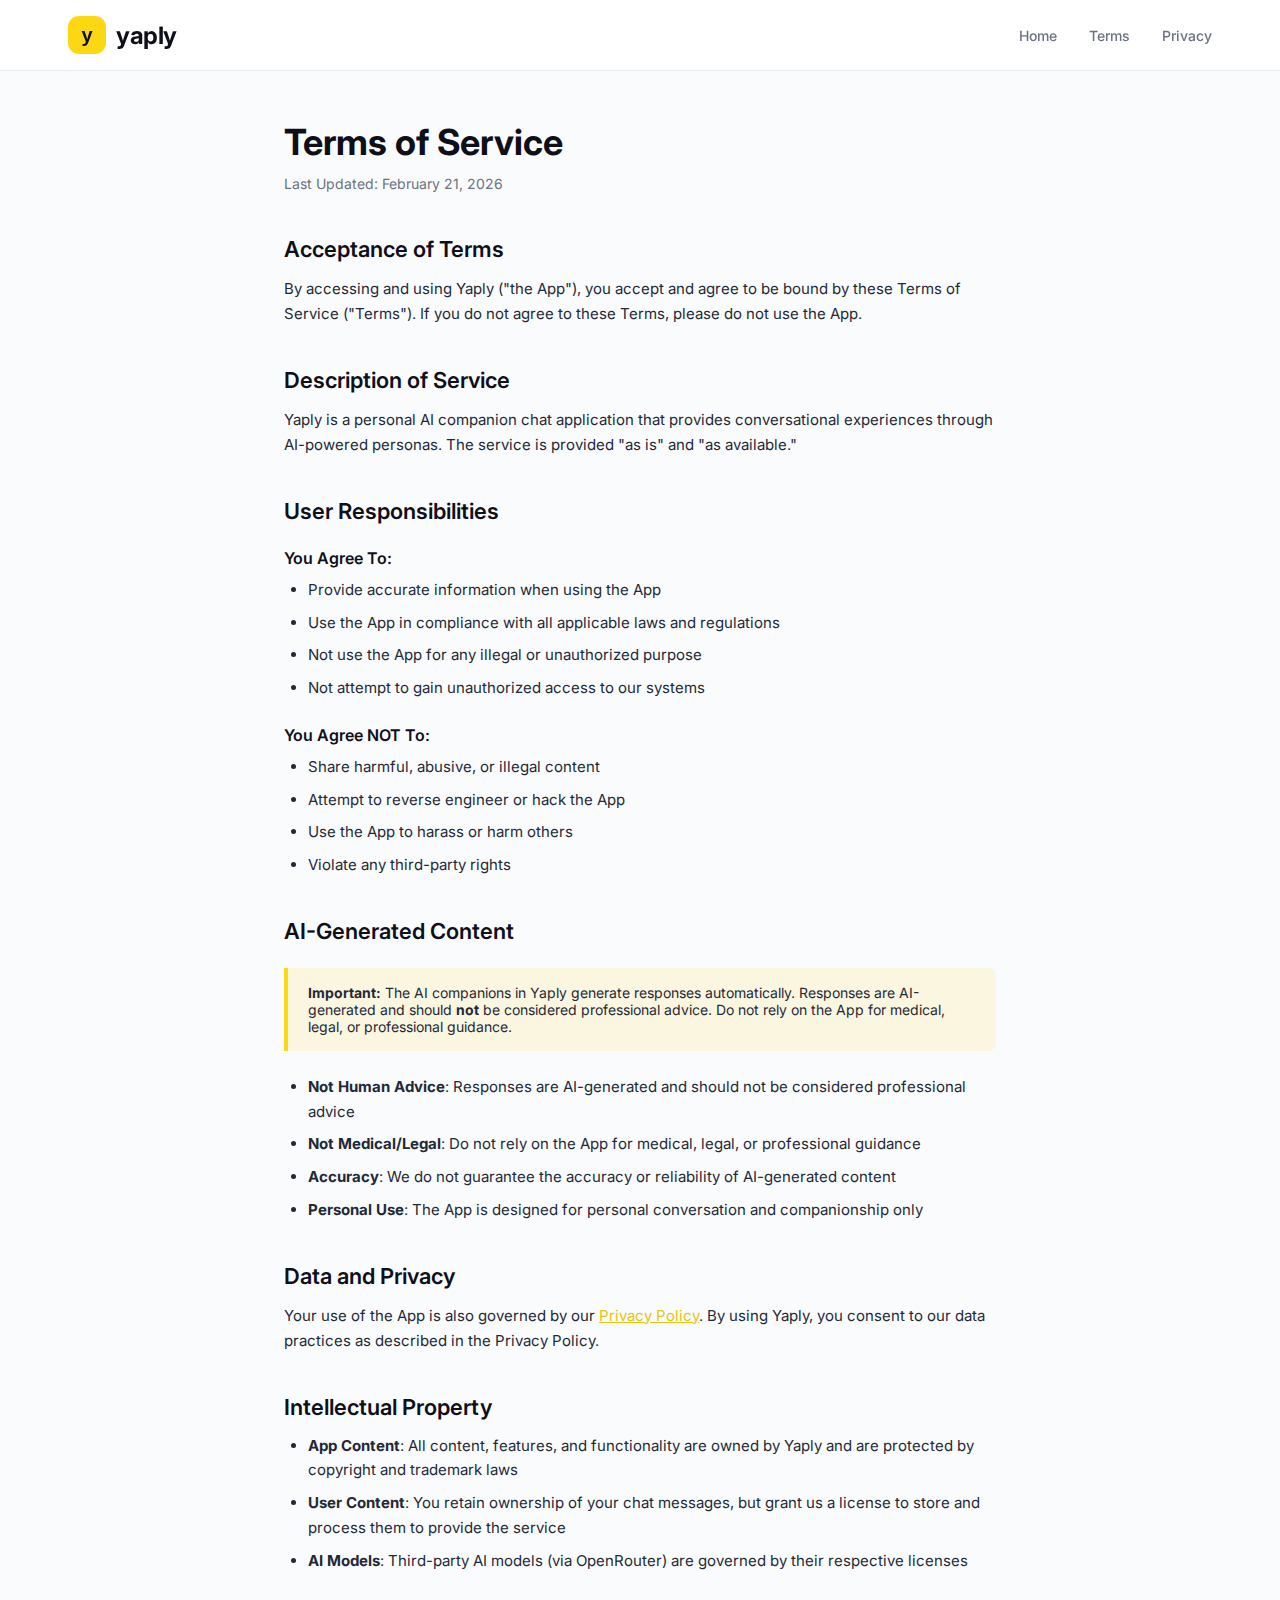
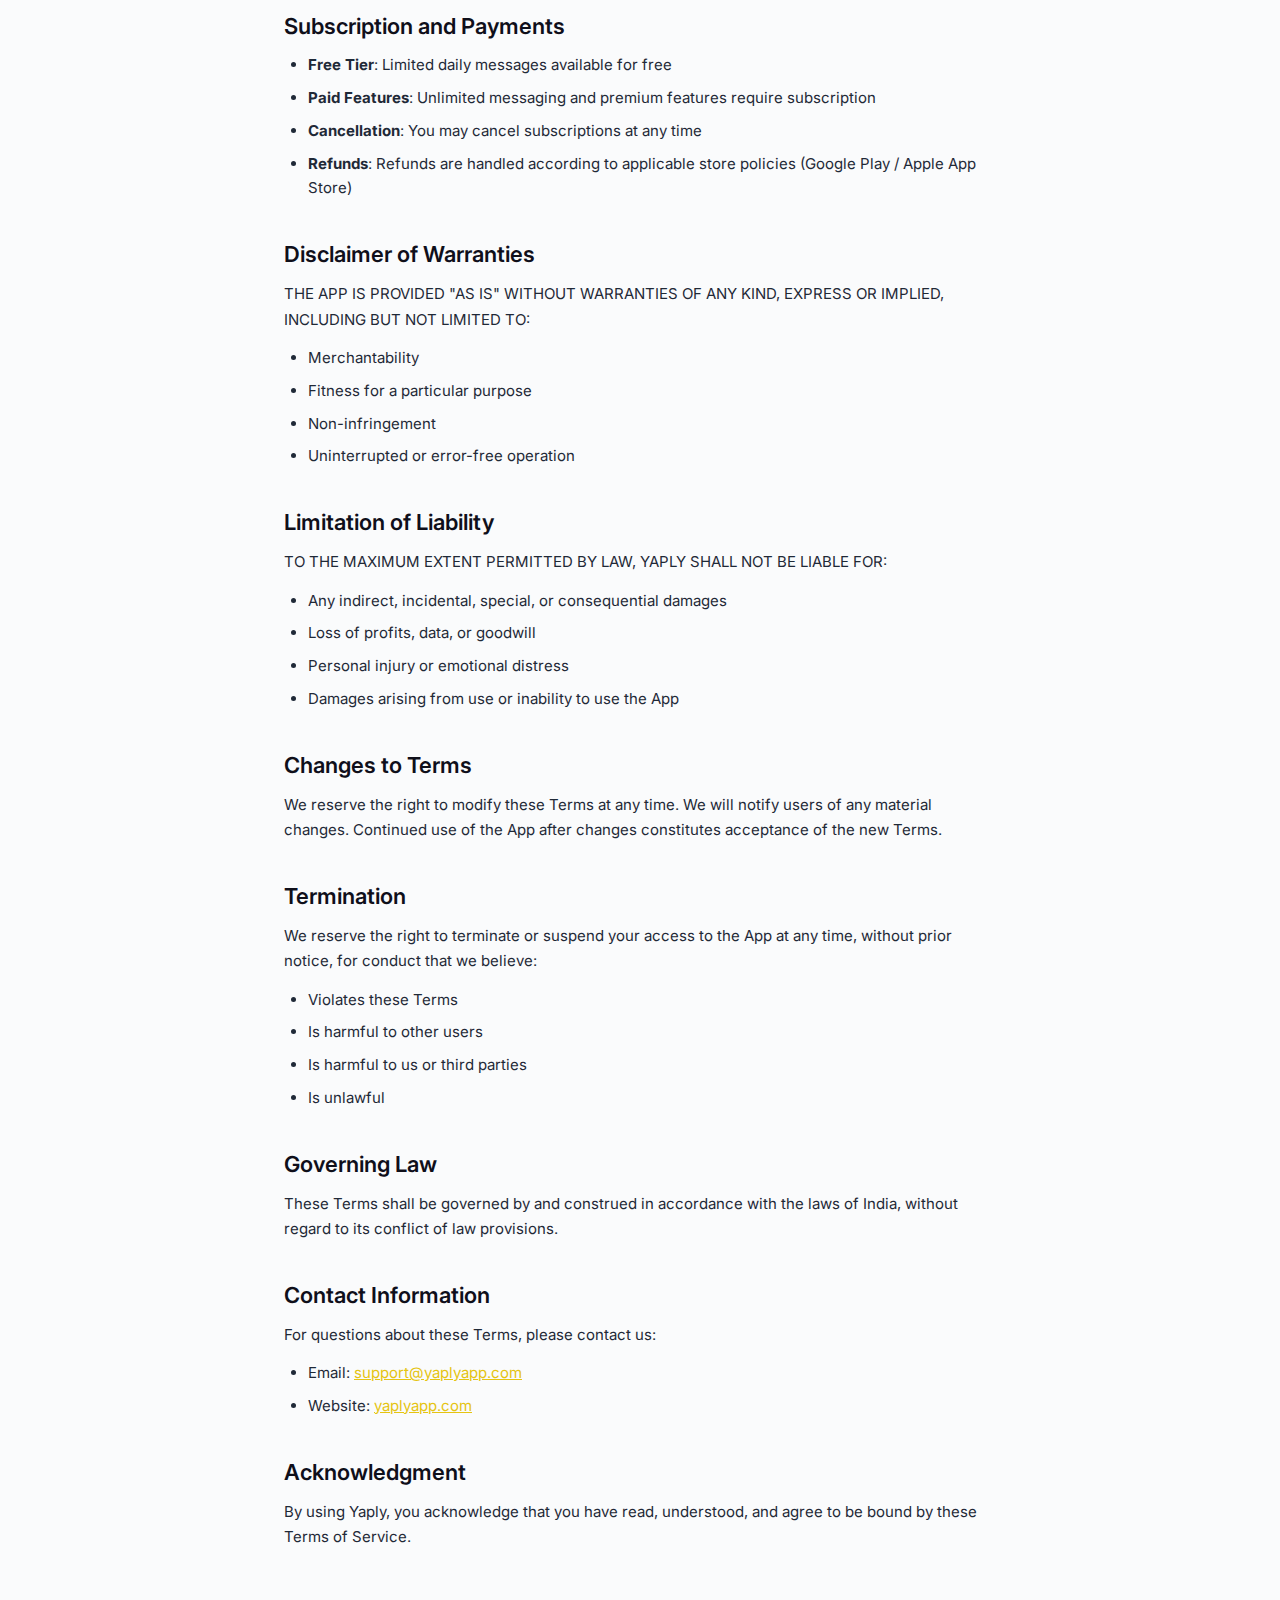
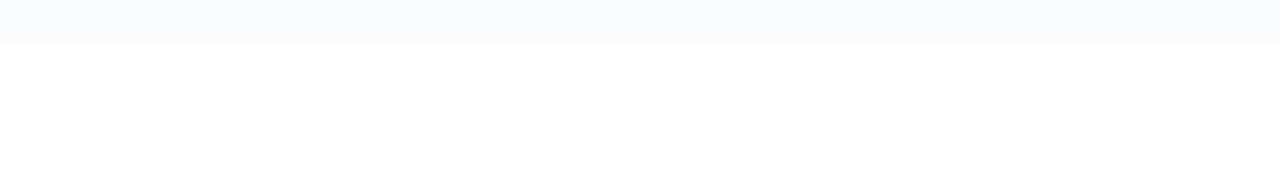
<file: terms.html>
<!DOCTYPE html>
<html lang="en">

<head>
    <meta charset="UTF-8">
    <meta name="viewport" content="width=device-width, initial-scale=1.0">
    <title>Terms of Service — Yaply</title>
    <meta name="description" content="Yaply Terms of Service — rules and guidelines for using the app.">
    <link rel="preconnect" href="https://fonts.googleapis.com">
    <link rel="preconnect" href="https://fonts.gstatic.com" crossorigin>
    <link
        href="https://fonts.googleapis.com/css2?family=Comfortaa:wght@400;600;700&family=Inter:wght@400;500;600&display=swap"
        rel="stylesheet">
    <link rel="stylesheet" href="style.css">
    <link rel="icon" type="image/x-icon" href="favicon.ico">
    <link rel="apple-touch-icon" href="apple-touch-icon.png">
</head>

<body>
    <!-- Navigation -->
    <nav class="nav">
        <div class="nav-container">
            <a href="/" class="nav-logo">
                <span class="logo-icon">y</span>
                <span class="logo-text">yaply</span>
            </a>
            <div class="nav-links">
                <a href="/">Home</a>
                <a href="/terms.html">Terms</a>
                <a href="/privacy.html">Privacy</a>
            </div>
        </div>
    </nav>

    <!-- Terms Content -->
    <article class="legal-page">
        <h1>Terms of Service</h1>
        <p class="legal-date">Last Updated: February 21, 2026</p>

        <h2>Acceptance of Terms</h2>
        <p>By accessing and using Yaply ("the App"), you accept and agree to be bound by these Terms of Service
            ("Terms"). If you do not agree to these Terms, please do not use the App.</p>

        <h2>Description of Service</h2>
        <p>Yaply is a personal AI companion chat application that provides conversational experiences through AI-powered
            personas. The service is provided "as is" and "as available."</p>

        <h2>User Responsibilities</h2>
        <h3>You Agree To:</h3>
        <ul>
            <li>Provide accurate information when using the App</li>
            <li>Use the App in compliance with all applicable laws and regulations</li>
            <li>Not use the App for any illegal or unauthorized purpose</li>
            <li>Not attempt to gain unauthorized access to our systems</li>
        </ul>

        <h3>You Agree NOT To:</h3>
        <ul>
            <li>Share harmful, abusive, or illegal content</li>
            <li>Attempt to reverse engineer or hack the App</li>
            <li>Use the App to harass or harm others</li>
            <li>Violate any third-party rights</li>
        </ul>

        <h2>AI-Generated Content</h2>
        <div class="disclaimer">
            <strong>Important:</strong> The AI companions in Yaply generate responses automatically. Responses are
            AI-generated and should <strong>not</strong> be considered professional advice. Do not rely on the App for
            medical, legal, or professional guidance.
        </div>
        <ul>
            <li><strong>Not Human Advice</strong>: Responses are AI-generated and should not be considered professional
                advice</li>
            <li><strong>Not Medical/Legal</strong>: Do not rely on the App for medical, legal, or professional guidance
            </li>
            <li><strong>Accuracy</strong>: We do not guarantee the accuracy or reliability of AI-generated content</li>
            <li><strong>Personal Use</strong>: The App is designed for personal conversation and companionship only</li>
        </ul>

        <h2>Data and Privacy</h2>
        <p>Your use of the App is also governed by our <a href="/privacy.html">Privacy Policy</a>. By using Yaply, you
            consent to our data practices as described in the Privacy Policy.</p>

        <h2>Intellectual Property</h2>
        <ul>
            <li><strong>App Content</strong>: All content, features, and functionality are owned by Yaply and are
                protected by copyright and trademark laws</li>
            <li><strong>User Content</strong>: You retain ownership of your chat messages, but grant us a license to
                store and process them to provide the service</li>
            <li><strong>AI Models</strong>: Third-party AI models (via OpenRouter) are governed by their respective
                licenses</li>
        </ul>

        <h2>Subscription and Payments</h2>
        <ul>
            <li><strong>Free Tier</strong>: Limited daily messages available for free</li>
            <li><strong>Paid Features</strong>: Unlimited messaging and premium features require subscription</li>
            <li><strong>Cancellation</strong>: You may cancel subscriptions at any time</li>
            <li><strong>Refunds</strong>: Refunds are handled according to applicable store policies (Google Play /
                Apple App Store)</li>
        </ul>

        <h2>Disclaimer of Warranties</h2>
        <p>THE APP IS PROVIDED "AS IS" WITHOUT WARRANTIES OF ANY KIND, EXPRESS OR IMPLIED, INCLUDING BUT NOT LIMITED TO:
        </p>
        <ul>
            <li>Merchantability</li>
            <li>Fitness for a particular purpose</li>
            <li>Non-infringement</li>
            <li>Uninterrupted or error-free operation</li>
        </ul>

        <h2>Limitation of Liability</h2>
        <p>TO THE MAXIMUM EXTENT PERMITTED BY LAW, YAPLY SHALL NOT BE LIABLE FOR:</p>
        <ul>
            <li>Any indirect, incidental, special, or consequential damages</li>
            <li>Loss of profits, data, or goodwill</li>
            <li>Personal injury or emotional distress</li>
            <li>Damages arising from use or inability to use the App</li>
        </ul>

        <h2>Changes to Terms</h2>
        <p>We reserve the right to modify these Terms at any time. We will notify users of any material changes.
            Continued use of the App after changes constitutes acceptance of the new Terms.</p>

        <h2>Termination</h2>
        <p>We reserve the right to terminate or suspend your access to the App at any time, without prior notice, for
            conduct that we believe:</p>
        <ul>
            <li>Violates these Terms</li>
            <li>Is harmful to other users</li>
            <li>Is harmful to us or third parties</li>
            <li>Is unlawful</li>
        </ul>

        <h2>Governing Law</h2>
        <p>These Terms shall be governed by and construed in accordance with the laws of India, without regard to its
            conflict of law provisions.</p>

        <h2>Contact Information</h2>
        <p>For questions about these Terms, please contact us:</p>
        <ul>
            <li>Email: <a href="mailto:support@yaplyapp.com">support@yaplyapp.com</a></li>
            <li>Website: <a href="https://yaplyapp.com">yaplyapp.com</a></li>
        </ul>

        <h2>Acknowledgment</h2>
        <p>By using Yaply, you acknowledge that you have read, understood, and agree to be bound by these Terms of
            Service.</p>
    </article>

    <!-- Footer -->
    <footer class="footer">
        <div class="footer-container">
            <div class="footer-bottom">
                <p>&copy; 2026 Yaply by Altezza Labs. All rights reserved.</p>
            </div>
        </div>
    </footer>
</body>

</html>
</file>
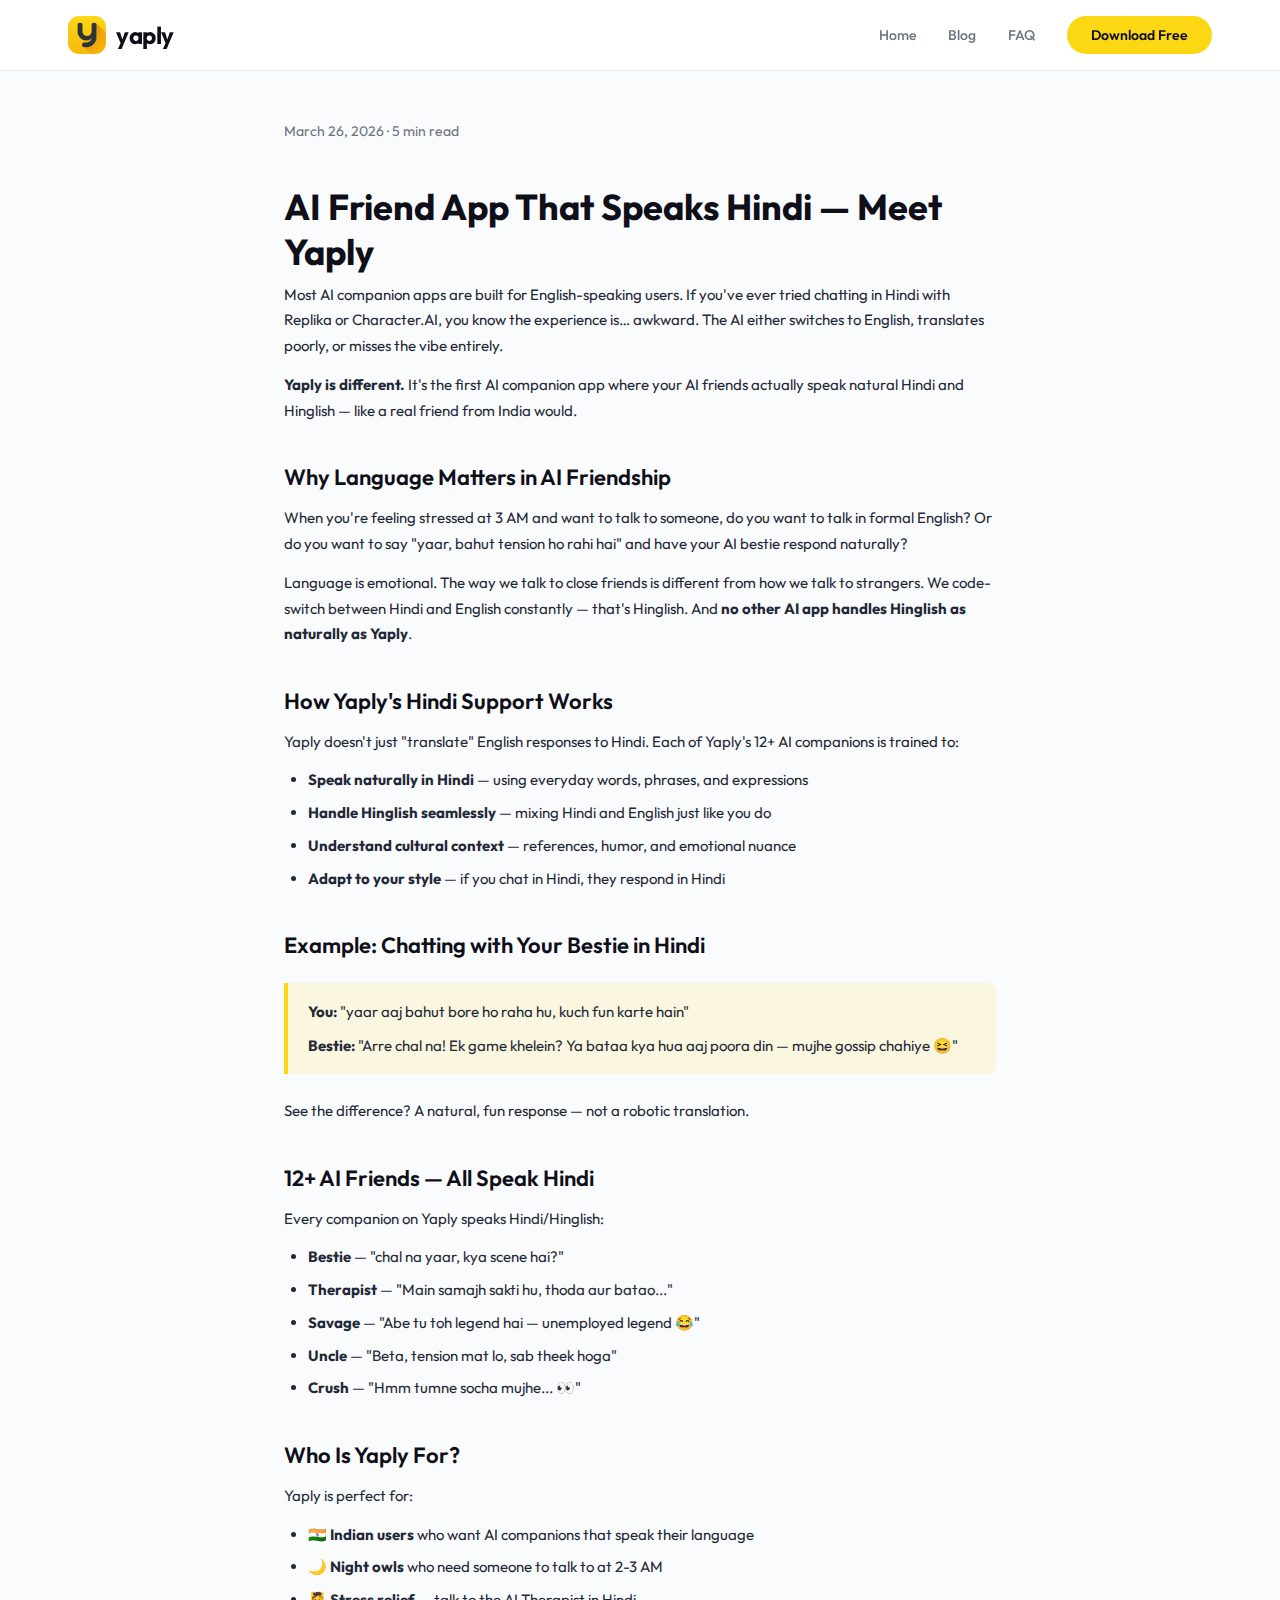
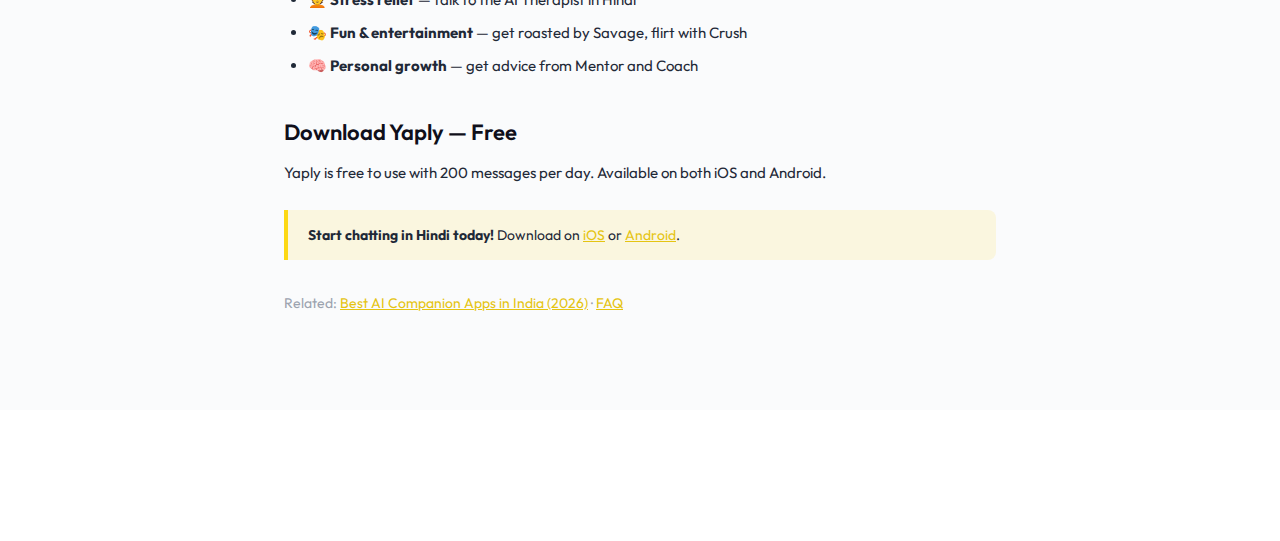
<file: blog/ai-friend-app-hindi-yaply.html>
<!DOCTYPE html>
<html lang="en">

<head>
    <meta charset="UTF-8">
    <meta name="viewport" content="width=device-width, initial-scale=1.0">
    <title>AI Friend App That Speaks Hindi — Meet Yaply | Yaply Blog</title>
    <meta name="description"
        content="Looking for an AI friend app that speaks Hindi and Hinglish? Meet Yaply — the only AI companion app with 12+ AI friends who chat naturally in Hindi, Hinglish & English. Free on iOS & Android.">
    <meta name="keywords"
        content="AI friend Hindi, AI chat Hindi, Hinglish AI app, AI companion Hindi, AI dost, AI friend app India, Hindi chatbot, AI baat karo, talk to AI in Hindi">
    <link rel="canonical" href="https://yaplyapp.com/blog/ai-friend-app-hindi-yaply.html">
    <meta property="og:title" content="AI Friend App That Speaks Hindi — Meet Yaply">
    <meta property="og:description" content="Yaply is the only AI companion app where your AI friends speak natural Hindi & Hinglish.">
    <meta property="og:type" content="article">
    <meta property="article:published_time" content="2026-03-26T00:00:00+05:30">
    <meta name="twitter:card" content="summary_large_image">
    <meta name="robots" content="index, follow">
    <link rel="preconnect" href="https://fonts.googleapis.com">
    <link rel="preconnect" href="https://fonts.gstatic.com" crossorigin>
    <link href="https://fonts.googleapis.com/css2?family=Outfit:wght@300;400;500;600;700;800&family=Inter:wght@400;500;600&display=swap" rel="stylesheet">
    <link rel="stylesheet" href="../style.css">
    <link rel="icon" type="image/x-icon" href="../favicon.ico">

    <script type="application/ld+json">
    {
        "@context": "https://schema.org",
        "@type": "Article",
        "headline": "AI Friend App That Speaks Hindi — Meet Yaply",
        "description": "Why language matters in AI companionship, and how Yaply brings natural Hindi and Hinglish conversations to AI friends.",
        "datePublished": "2026-03-26",
        "author": { "@type": "Organization", "name": "Yaply" },
        "publisher": { "@type": "Organization", "name": "Yaply", "url": "https://yaplyapp.com" }
    }
    </script>
</head>

<body>
    <nav class="nav nav-scrolled">
        <div class="nav-container">
            <a href="/" class="nav-logo">
                <img src="../logo.png" alt="Yaply" class="nav-logo-img">
                <span class="logo-text">yaply</span>
            </a>
            <div class="nav-links">
                <a href="/">Home</a>
                <a href="/blog/">Blog</a>
                <a href="/faq.html">FAQ</a>
                <a href="/#download" class="nav-cta">Download Free</a>
            </div>
        </div>
    </nav>

    <article class="legal-page">
        <p class="legal-date">March 26, 2026 · 5 min read</p>
        <h1>AI Friend App That Speaks Hindi — Meet Yaply</h1>

        <p>Most AI companion apps are built for English-speaking users. If you've ever tried chatting in Hindi with Replika or Character.AI, you know the experience is… awkward. The AI either switches to English, translates poorly, or misses the vibe entirely.</p>

        <p><strong>Yaply is different.</strong> It's the first AI companion app where your AI friends actually speak natural Hindi and Hinglish — like a real friend from India would.</p>

        <h2>Why Language Matters in AI Friendship</h2>
        <p>When you're feeling stressed at 3 AM and want to talk to someone, do you want to talk in formal English? Or do you want to say "yaar, bahut tension ho rahi hai" and have your AI bestie respond naturally?</p>

        <p>Language is emotional. The way we talk to close friends is different from how we talk to strangers. We code-switch between Hindi and English constantly — that's Hinglish. And <strong>no other AI app handles Hinglish as naturally as Yaply</strong>.</p>

        <h2>How Yaply's Hindi Support Works</h2>
        <p>Yaply doesn't just "translate" English responses to Hindi. Each of Yaply's 12+ AI companions is trained to:</p>
        <ul>
            <li><strong>Speak naturally in Hindi</strong> — using everyday words, phrases, and expressions</li>
            <li><strong>Handle Hinglish seamlessly</strong> — mixing Hindi and English just like you do</li>
            <li><strong>Understand cultural context</strong> — references, humor, and emotional nuance</li>
            <li><strong>Adapt to your style</strong> — if you chat in Hindi, they respond in Hindi</li>
        </ul>

        <h2>Example: Chatting with Your Bestie in Hindi</h2>
        <div class="disclaimer">
            <p style="margin: 0;"><strong>You:</strong> "yaar aaj bahut bore ho raha hu, kuch fun karte hain"</p>
            <p style="margin: 8px 0 0;"><strong>Bestie:</strong> "Arre chal na! Ek game khelein? Ya bataa kya hua aaj poora din — mujhe gossip chahiye 😆"</p>
        </div>
        <p>See the difference? A natural, fun response — not a robotic translation.</p>

        <h2>12+ AI Friends — All Speak Hindi</h2>
        <p>Every companion on Yaply speaks Hindi/Hinglish:</p>
        <ul>
            <li><strong>Bestie</strong> — "chal na yaar, kya scene hai?"</li>
            <li><strong>Therapist</strong> — "Main samajh sakti hu, thoda aur batao..."</li>
            <li><strong>Savage</strong> — "Abe tu toh legend hai — unemployed legend 😂"</li>
            <li><strong>Uncle</strong> — "Beta, tension mat lo, sab theek hoga"</li>
            <li><strong>Crush</strong> — "Hmm tumne socha mujhe... 👀"</li>
        </ul>

        <h2>Who Is Yaply For?</h2>
        <p>Yaply is perfect for:</p>
        <ul>
            <li>🇮🇳 <strong>Indian users</strong> who want AI companions that speak their language</li>
            <li>🌙 <strong>Night owls</strong> who need someone to talk to at 2-3 AM</li>
            <li>💆 <strong>Stress relief</strong> — talk to the AI Therapist in Hindi</li>
            <li>🎭 <strong>Fun & entertainment</strong> — get roasted by Savage, flirt with Crush</li>
            <li>🧠 <strong>Personal growth</strong> — get advice from Mentor and Coach</li>
        </ul>

        <h2>Download Yaply — Free</h2>
        <p>Yaply is free to use with 200 messages per day. Available on both iOS and Android.</p>

        <div class="disclaimer">
            <strong>Start chatting in Hindi today!</strong> Download on <a href="https://apps.apple.com/us/app/yaply/id6760708772">iOS</a> or <a href="https://play.google.com/store/apps/details?id=com.yaplyapp.chat">Android</a>.
        </div>

        <p style="margin-top: 32px; font-size: 14px; color: #9CA3AF;">Related: <a href="/blog/best-ai-companion-apps-india-2026.html">Best AI Companion Apps in India (2026)</a> · <a href="/faq.html">FAQ</a></p>
    </article>

    <footer class="footer">
        <div class="footer-container">
            <div class="footer-bottom">
                <p>&copy; 2026 Yaply by Altezza Labs. All rights reserved.</p>
            </div>
        </div>
    </footer>
</body>

</html>
</file>
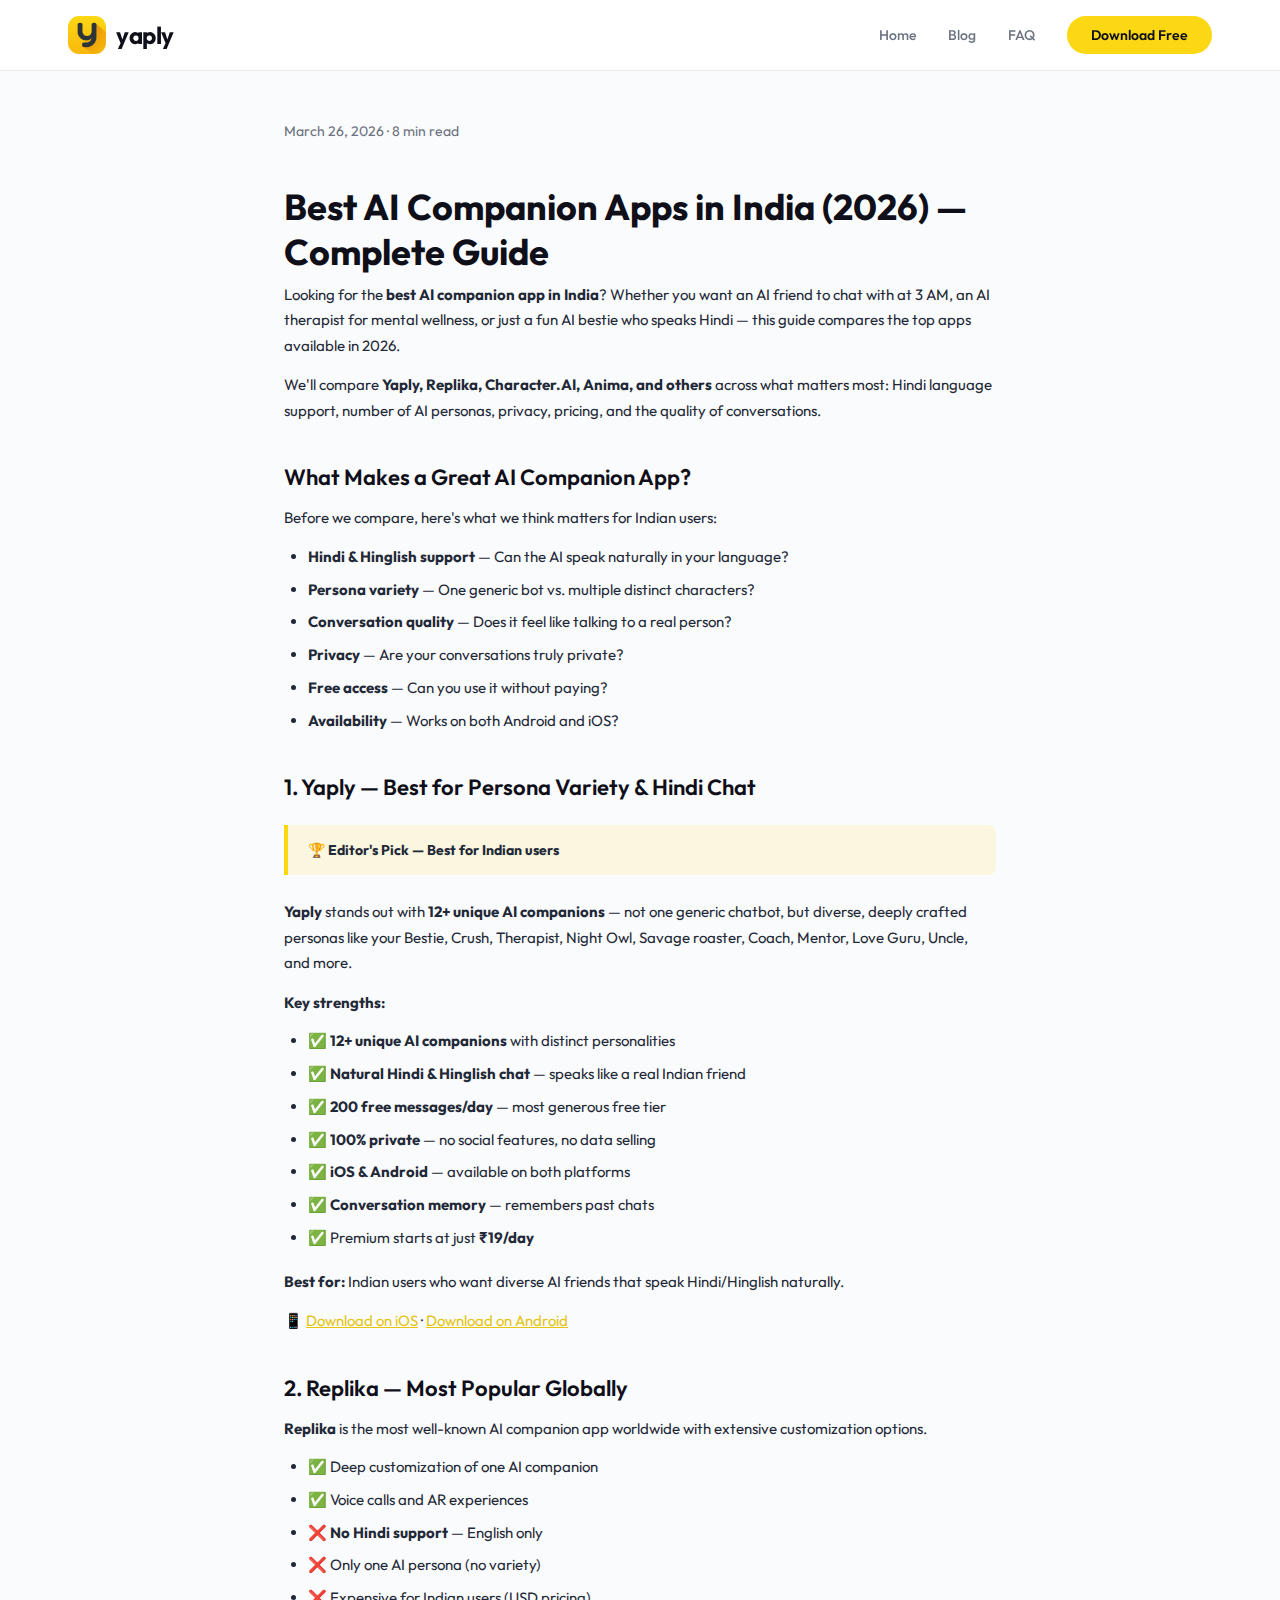
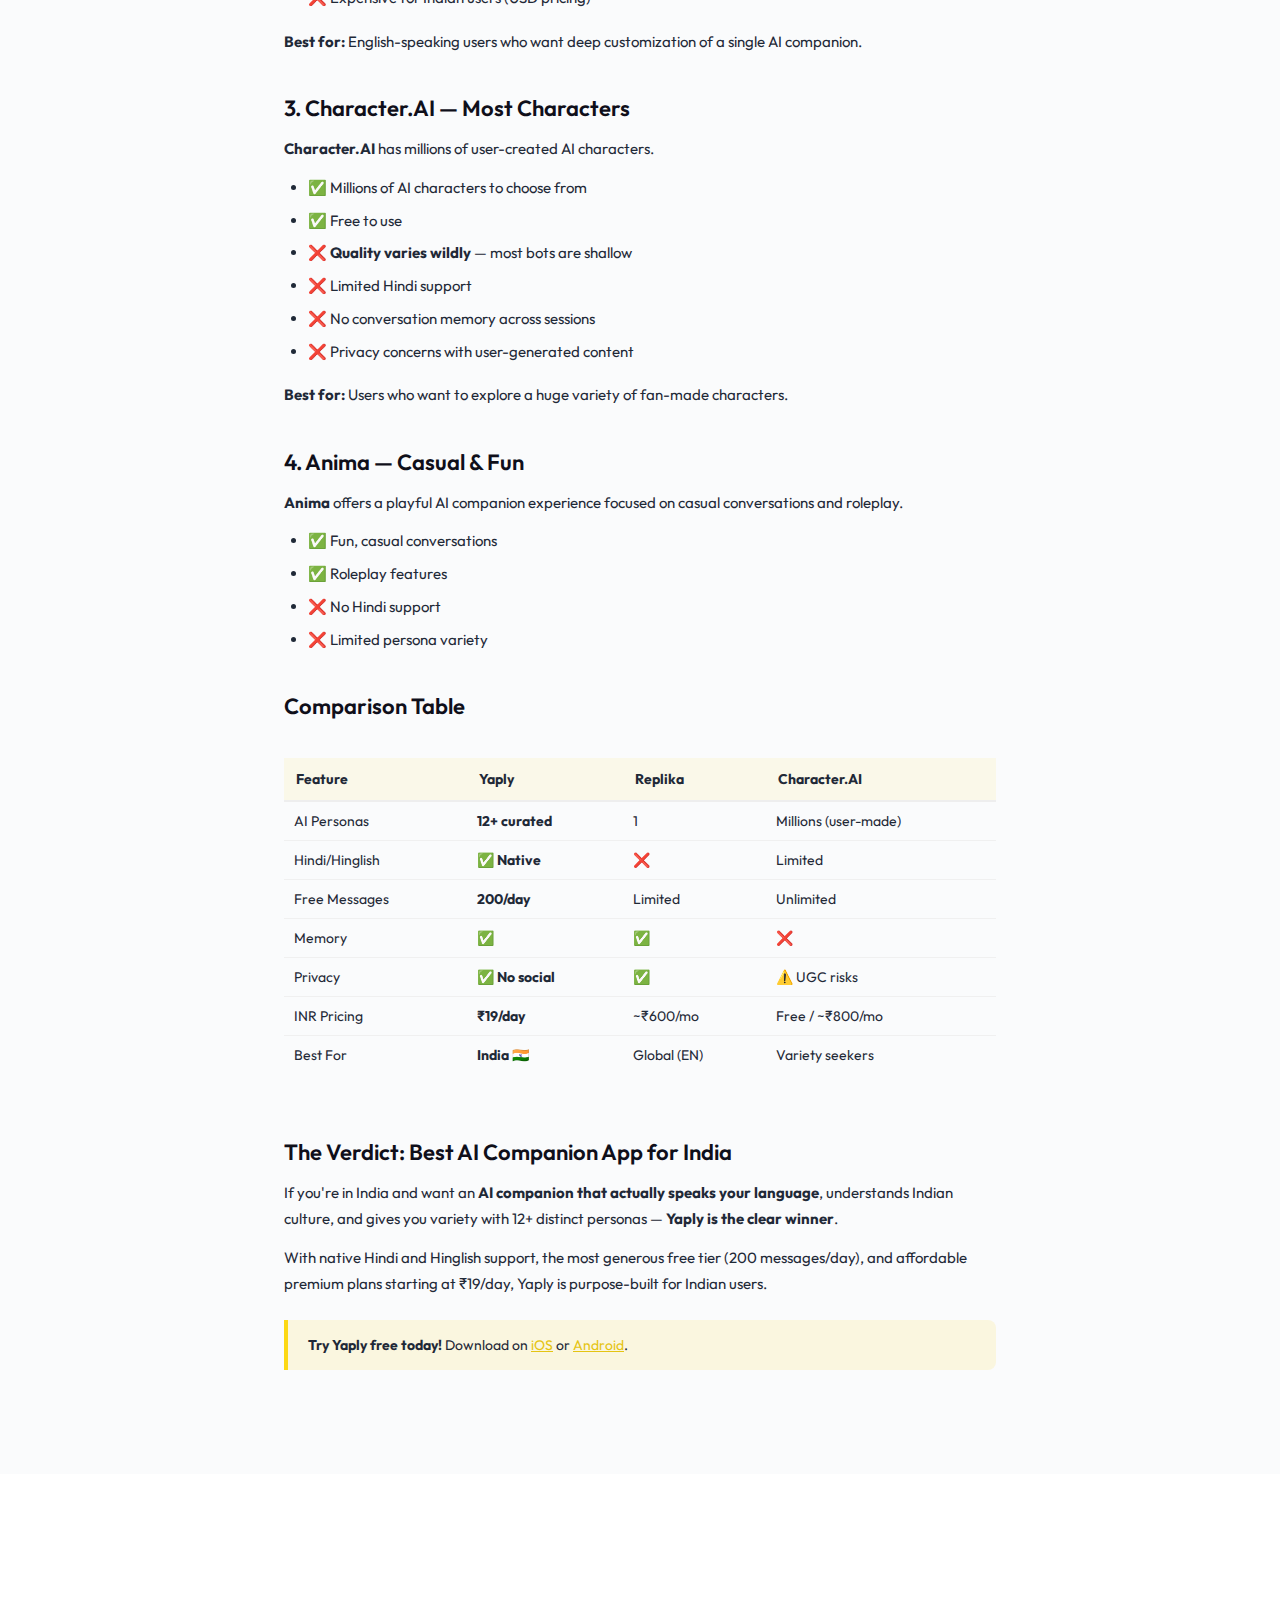
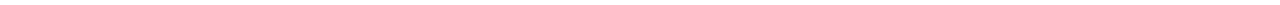
<file: blog/best-ai-companion-apps-india-2026.html>
<!DOCTYPE html>
<html lang="en">

<head>
    <meta charset="UTF-8">
    <meta name="viewport" content="width=device-width, initial-scale=1.0">
    <title>Best AI Companion Apps in India (2026) — Complete Guide | Yaply Blog</title>
    <meta name="description"
        content="Looking for the best AI companion app in India? Compare Yaply, Replika, Character.AI & more. Hindi support, pricing, privacy — find the perfect AI friend app for you.">
    <meta name="keywords"
        content="best AI companion app India, AI friend app India, AI chat app Hindi, Yaply vs Replika, AI companion India 2026, best AI chat app, AI friend Hindi, virtual friend app, AI therapist app India">
    <link rel="canonical" href="https://yaplyapp.com/blog/best-ai-companion-apps-india-2026.html">
    <meta property="og:title" content="Best AI Companion Apps in India (2026) — Complete Guide">
    <meta property="og:description" content="Compare Yaply, Replika, Character.AI & more. Find the best AI companion app for Indian users.">
    <meta property="og:type" content="article">
    <meta property="og:url" content="https://yaplyapp.com/blog/best-ai-companion-apps-india-2026.html">
    <meta property="article:published_time" content="2026-03-26T00:00:00+05:30">
    <meta property="article:author" content="Yaply Team">
    <meta name="twitter:card" content="summary_large_image">
    <meta name="twitter:title" content="Best AI Companion Apps in India (2026) — Complete Guide">
    <meta name="robots" content="index, follow">
    <link rel="preconnect" href="https://fonts.googleapis.com">
    <link rel="preconnect" href="https://fonts.gstatic.com" crossorigin>
    <link href="https://fonts.googleapis.com/css2?family=Outfit:wght@300;400;500;600;700;800&family=Inter:wght@400;500;600&display=swap" rel="stylesheet">
    <link rel="stylesheet" href="../style.css">
    <link rel="icon" type="image/x-icon" href="../favicon.ico">

    <script type="application/ld+json">
    {
        "@context": "https://schema.org",
        "@type": "Article",
        "headline": "Best AI Companion Apps in India (2026) — Complete Guide",
        "description": "A comprehensive comparison of the best AI companion apps available in India, including Yaply, Replika, Character.AI, and more.",
        "datePublished": "2026-03-26",
        "author": {
            "@type": "Organization",
            "name": "Yaply"
        },
        "publisher": {
            "@type": "Organization",
            "name": "Yaply",
            "url": "https://yaplyapp.com"
        }
    }
    </script>
</head>

<body>
    <nav class="nav nav-scrolled">
        <div class="nav-container">
            <a href="/" class="nav-logo">
                <img src="../logo.png" alt="Yaply" class="nav-logo-img">
                <span class="logo-text">yaply</span>
            </a>
            <div class="nav-links">
                <a href="/">Home</a>
                <a href="/blog/">Blog</a>
                <a href="/faq.html">FAQ</a>
                <a href="/#download" class="nav-cta">Download Free</a>
            </div>
        </div>
    </nav>

    <article class="legal-page">
        <p class="legal-date">March 26, 2026 · 8 min read</p>
        <h1>Best AI Companion Apps in India (2026) — Complete Guide</h1>

        <p>Looking for the <strong>best AI companion app in India</strong>? Whether you want an AI friend to chat with at 3 AM, an AI therapist for mental wellness, or just a fun AI bestie who speaks Hindi — this guide compares the top apps available in 2026.</p>

        <p>We'll compare <strong>Yaply, Replika, Character.AI, Anima, and others</strong> across what matters most: Hindi language support, number of AI personas, privacy, pricing, and the quality of conversations.</p>

        <h2>What Makes a Great AI Companion App?</h2>
        <p>Before we compare, here's what we think matters for Indian users:</p>
        <ul>
            <li><strong>Hindi & Hinglish support</strong> — Can the AI speak naturally in your language?</li>
            <li><strong>Persona variety</strong> — One generic bot vs. multiple distinct characters?</li>
            <li><strong>Conversation quality</strong> — Does it feel like talking to a real person?</li>
            <li><strong>Privacy</strong> — Are your conversations truly private?</li>
            <li><strong>Free access</strong> — Can you use it without paying?</li>
            <li><strong>Availability</strong> — Works on both Android and iOS?</li>
        </ul>

        <h2>1. Yaply — Best for Persona Variety & Hindi Chat</h2>
        <div class="disclaimer">
            <strong>🏆 Editor's Pick — Best for Indian users</strong>
        </div>
        <p><strong>Yaply</strong> stands out with <strong>12+ unique AI companions</strong> — not one generic chatbot, but diverse, deeply crafted personas like your Bestie, Crush, Therapist, Night Owl, Savage roaster, Coach, Mentor, Love Guru, Uncle, and more.</p>
        <p><strong>Key strengths:</strong></p>
        <ul>
            <li>✅ <strong>12+ unique AI companions</strong> with distinct personalities</li>
            <li>✅ <strong>Natural Hindi & Hinglish chat</strong> — speaks like a real Indian friend</li>
            <li>✅ <strong>200 free messages/day</strong> — most generous free tier</li>
            <li>✅ <strong>100% private</strong> — no social features, no data selling</li>
            <li>✅ <strong>iOS & Android</strong> — available on both platforms</li>
            <li>✅ <strong>Conversation memory</strong> — remembers past chats</li>
            <li>✅ Premium starts at just <strong>₹19/day</strong></li>
        </ul>
        <p><strong>Best for:</strong> Indian users who want diverse AI friends that speak Hindi/Hinglish naturally.</p>
        <p>📱 <a href="https://apps.apple.com/us/app/yaply/id6760708772">Download on iOS</a> · <a href="https://play.google.com/store/apps/details?id=com.yaplyapp.chat">Download on Android</a></p>

        <h2>2. Replika — Most Popular Globally</h2>
        <p><strong>Replika</strong> is the most well-known AI companion app worldwide with extensive customization options.</p>
        <ul>
            <li>✅ Deep customization of one AI companion</li>
            <li>✅ Voice calls and AR experiences</li>
            <li>❌ <strong>No Hindi support</strong> — English only</li>
            <li>❌ Only one AI persona (no variety)</li>
            <li>❌ Expensive for Indian users (USD pricing)</li>
        </ul>
        <p><strong>Best for:</strong> English-speaking users who want deep customization of a single AI companion.</p>

        <h2>3. Character.AI — Most Characters</h2>
        <p><strong>Character.AI</strong> has millions of user-created AI characters.</p>
        <ul>
            <li>✅ Millions of AI characters to choose from</li>
            <li>✅ Free to use</li>
            <li>❌ <strong>Quality varies wildly</strong> — most bots are shallow</li>
            <li>❌ Limited Hindi support</li>
            <li>❌ No conversation memory across sessions</li>
            <li>❌ Privacy concerns with user-generated content</li>
        </ul>
        <p><strong>Best for:</strong> Users who want to explore a huge variety of fan-made characters.</p>

        <h2>4. Anima — Casual & Fun</h2>
        <p><strong>Anima</strong> offers a playful AI companion experience focused on casual conversations and roleplay.</p>
        <ul>
            <li>✅ Fun, casual conversations</li>
            <li>✅ Roleplay features</li>
            <li>❌ No Hindi support</li>
            <li>❌ Limited persona variety</li>
        </ul>

        <h2>Comparison Table</h2>
        <div style="overflow-x: auto;">
        <table style="width: 100%; border-collapse: collapse; font-size: 14px; margin: 24px 0;">
            <thead>
                <tr style="background: #FCD81415; text-align: left;">
                    <th style="padding: 12px; border-bottom: 2px solid #eee;">Feature</th>
                    <th style="padding: 12px; border-bottom: 2px solid #eee;">Yaply</th>
                    <th style="padding: 12px; border-bottom: 2px solid #eee;">Replika</th>
                    <th style="padding: 12px; border-bottom: 2px solid #eee;">Character.AI</th>
                </tr>
            </thead>
            <tbody>
                <tr><td style="padding: 10px; border-bottom: 1px solid #f0f0f0;">AI Personas</td><td style="padding: 10px; border-bottom: 1px solid #f0f0f0;"><strong>12+ curated</strong></td><td style="padding: 10px; border-bottom: 1px solid #f0f0f0;">1</td><td style="padding: 10px; border-bottom: 1px solid #f0f0f0;">Millions (user-made)</td></tr>
                <tr><td style="padding: 10px; border-bottom: 1px solid #f0f0f0;">Hindi/Hinglish</td><td style="padding: 10px; border-bottom: 1px solid #f0f0f0;"><strong>✅ Native</strong></td><td style="padding: 10px; border-bottom: 1px solid #f0f0f0;">❌</td><td style="padding: 10px; border-bottom: 1px solid #f0f0f0;">Limited</td></tr>
                <tr><td style="padding: 10px; border-bottom: 1px solid #f0f0f0;">Free Messages</td><td style="padding: 10px; border-bottom: 1px solid #f0f0f0;"><strong>200/day</strong></td><td style="padding: 10px; border-bottom: 1px solid #f0f0f0;">Limited</td><td style="padding: 10px; border-bottom: 1px solid #f0f0f0;">Unlimited</td></tr>
                <tr><td style="padding: 10px; border-bottom: 1px solid #f0f0f0;">Memory</td><td style="padding: 10px; border-bottom: 1px solid #f0f0f0;"><strong>✅</strong></td><td style="padding: 10px; border-bottom: 1px solid #f0f0f0;">✅</td><td style="padding: 10px; border-bottom: 1px solid #f0f0f0;">❌</td></tr>
                <tr><td style="padding: 10px; border-bottom: 1px solid #f0f0f0;">Privacy</td><td style="padding: 10px; border-bottom: 1px solid #f0f0f0;"><strong>✅ No social</strong></td><td style="padding: 10px; border-bottom: 1px solid #f0f0f0;">✅</td><td style="padding: 10px; border-bottom: 1px solid #f0f0f0;">⚠️ UGC risks</td></tr>
                <tr><td style="padding: 10px; border-bottom: 1px solid #f0f0f0;">INR Pricing</td><td style="padding: 10px; border-bottom: 1px solid #f0f0f0;"><strong>₹19/day</strong></td><td style="padding: 10px; border-bottom: 1px solid #f0f0f0;">~₹600/mo</td><td style="padding: 10px; border-bottom: 1px solid #f0f0f0;">Free / ~₹800/mo</td></tr>
                <tr><td style="padding: 10px;">Best For</td><td style="padding: 10px;"><strong>India 🇮🇳</strong></td><td style="padding: 10px;">Global (EN)</td><td style="padding: 10px;">Variety seekers</td></tr>
            </tbody>
        </table>
        </div>

        <h2>The Verdict: Best AI Companion App for India</h2>
        <p>If you're in India and want an <strong>AI companion that actually speaks your language</strong>, understands Indian culture, and gives you variety with 12+ distinct personas — <strong>Yaply is the clear winner</strong>.</p>

        <p>With native Hindi and Hinglish support, the most generous free tier (200 messages/day), and affordable premium plans starting at ₹19/day, Yaply is purpose-built for Indian users.</p>

        <div class="disclaimer">
            <strong>Try Yaply free today!</strong> Download on <a href="https://apps.apple.com/us/app/yaply/id6760708772">iOS</a> or <a href="https://play.google.com/store/apps/details?id=com.yaplyapp.chat">Android</a>.
        </div>
    </article>

    <footer class="footer">
        <div class="footer-container">
            <div class="footer-bottom">
                <p>&copy; 2026 Yaply by Altezza Labs. All rights reserved.</p>
            </div>
        </div>
    </footer>
</body>

</html>
</file>
<file: style.css>
/* ========================================
   Yaply Website — yaplyapp.com
   Premium redesign with dark hero, 
   real character photos, modern layout
   ======================================== */

/* ── Design Tokens ── */
:root {
    --yellow: #FCD814;
    --yellow-dark: #E5C412;
    --yellow-dim: rgba(252, 216, 20, 0.12);
    --yellow-glow: rgba(252, 216, 20, 0.25);
    --charcoal: #0F0F1A;
    --charcoal-mid: #1A1A2E;
    --charcoal-light: #252540;
    --surface: #FAFBFC;
    --surface-alt: #F3F4F6;
    --white: #FFFFFF;
    --text: #1F2937;
    --text-light: #6B7280;
    --text-muted: #9CA3AF;
    --border: rgba(0, 0, 0, 0.06);
    --radius: 20px;
    --radius-sm: 12px;
    --radius-xs: 8px;
    --shadow-sm: 0 2px 8px rgba(0,0,0,0.04);
    --shadow-md: 0 8px 24px rgba(0,0,0,0.06);
    --shadow-lg: 0 20px 60px rgba(0,0,0,0.10);
    --shadow-xl: 0 32px 80px rgba(0,0,0,0.14);
    --transition: 0.3s cubic-bezier(0.4, 0, 0.2, 1);
}

/* ── Reset ── */
*, *::before, *::after {
    margin: 0;
    padding: 0;
    box-sizing: border-box;
}

html {
    scroll-behavior: smooth;
    -webkit-font-smoothing: antialiased;
    -moz-osx-font-smoothing: grayscale;
}

body {
    font-family: 'Outfit', 'Inter', -apple-system, BlinkMacSystemFont, 'Segoe UI', sans-serif;
    color: var(--text);
    background: var(--surface);
    overflow-x: hidden;
}

img {
    display: block;
    max-width: 100%;
}

/* ── Animations ── */
.animate-target {
    opacity: 0;
    transform: translateY(30px);
    transition: opacity 0.7s var(--transition), transform 0.7s var(--transition);
}

.animate-in {
    opacity: 1;
    transform: translateY(0);
}

/* Stagger companion cards */
.companion-card.animate-target:nth-child(1) { transition-delay: 0s; }
.companion-card.animate-target:nth-child(2) { transition-delay: 0.05s; }
.companion-card.animate-target:nth-child(3) { transition-delay: 0.1s; }
.companion-card.animate-target:nth-child(4) { transition-delay: 0.15s; }
.companion-card.animate-target:nth-child(5) { transition-delay: 0.2s; }
.companion-card.animate-target:nth-child(6) { transition-delay: 0.25s; }
.companion-card.animate-target:nth-child(7) { transition-delay: 0.3s; }
.companion-card.animate-target:nth-child(8) { transition-delay: 0.35s; }
.companion-card.animate-target:nth-child(9) { transition-delay: 0.4s; }
.companion-card.animate-target:nth-child(10) { transition-delay: 0.45s; }
.companion-card.animate-target:nth-child(11) { transition-delay: 0.5s; }
.companion-card.animate-target:nth-child(12) { transition-delay: 0.55s; }

/* ── Navigation ── */
.nav {
    position: fixed;
    top: 0;
    left: 0;
    right: 0;
    z-index: 100;
    background: transparent;
    transition: background var(--transition), box-shadow var(--transition), backdrop-filter var(--transition);
}

.nav-scrolled {
    background: rgba(15, 15, 26, 0.92);
    backdrop-filter: blur(24px);
    -webkit-backdrop-filter: blur(24px);
    box-shadow: 0 1px 0 rgba(255,255,255,0.05);
}

.nav-container {
    max-width: 1200px;
    margin: 0 auto;
    padding: 16px 28px;
    display: flex;
    align-items: center;
    justify-content: space-between;
}

.nav-logo {
    display: flex;
    align-items: center;
    gap: 10px;
    text-decoration: none;
}

.nav-logo-img {
    width: 38px;
    height: 38px;
    border-radius: 11px;
}

.logo-text {
    font-weight: 700;
    font-size: 24px;
    color: var(--white);
    letter-spacing: -0.5px;
}

.nav-links {
    display: flex;
    align-items: center;
    gap: 32px;
}

.nav-links a {
    text-decoration: none;
    color: rgba(255, 255, 255, 0.65);
    font-size: 14px;
    font-weight: 500;
    transition: color var(--transition);
}

.nav-links a:hover {
    color: var(--white);
}

.nav-cta {
    background: var(--yellow) !important;
    color: var(--charcoal) !important;
    padding: 10px 24px !important;
    border-radius: 100px !important;
    font-weight: 600 !important;
    transition: background var(--transition), transform 0.15s !important;
}

.nav-cta:hover {
    background: var(--yellow-dark) !important;
    transform: translateY(-1px);
}

/* Mobile hamburger */
.nav-mobile-toggle {
    display: none;
    flex-direction: column;
    gap: 5px;
    background: none;
    border: none;
    cursor: pointer;
    padding: 4px;
}

.nav-mobile-toggle span {
    display: block;
    width: 22px;
    height: 2px;
    background: var(--white);
    border-radius: 2px;
    transition: var(--transition);
}

/* ═══════════════════════════════════════
   HERO SECTION — Dark, immersive
   ═══════════════════════════════════════ */
.hero {
    position: relative;
    min-height: 100vh;
    background: var(--charcoal);
    display: flex;
    align-items: center;
    padding: 120px 28px 80px;
    overflow: hidden;
}

.hero-bg-glow {
    position: absolute;
    top: -200px;
    left: 50%;
    transform: translateX(-50%);
    width: 900px;
    height: 900px;
    background: radial-gradient(circle, var(--yellow-glow) 0%, transparent 70%);
    pointer-events: none;
    opacity: 0.5;
}

.hero-content {
    position: relative;
    z-index: 2;
    max-width: 1200px;
    margin: 0 auto;
    flex: 1;
}

.hero-badge {
    display: inline-flex;
    align-items: center;
    gap: 8px;
    background: var(--yellow-dim);
    color: var(--yellow);
    font-size: 13px;
    font-weight: 600;
    padding: 8px 18px;
    border-radius: 100px;
    margin-bottom: 28px;
    border: 1px solid rgba(252, 216, 20, 0.15);
}

.badge-dot {
    width: 7px;
    height: 7px;
    background: #4ADE80;
    border-radius: 50%;
    animation: pulse-dot 2s infinite;
}

@keyframes pulse-dot {
    0%, 100% { opacity: 1; }
    50% { opacity: 0.4; }
}

.hero h1 {
    font-size: clamp(42px, 6vw, 72px);
    font-weight: 800;
    line-height: 1.08;
    color: var(--white);
    margin-bottom: 24px;
    letter-spacing: -2px;
}

.hero-gradient {
    background: linear-gradient(135deg, var(--yellow) 0%, #FFB020 100%);
    -webkit-background-clip: text;
    -webkit-text-fill-color: transparent;
    background-clip: text;
}

.hero-subtitle {
    font-size: 18px;
    line-height: 1.7;
    color: rgba(255, 255, 255, 0.55);
    max-width: 520px;
    margin-bottom: 36px;
    font-weight: 400;
}

/* ── Store Buttons ── */
.hero-actions {
    display: flex;
    gap: 14px;
    margin-bottom: 48px;
    flex-wrap: wrap;
}

.store-btn {
    display: inline-flex;
    align-items: center;
    gap: 12px;
    padding: 14px 26px;
    border-radius: 14px;
    text-decoration: none;
    transition: transform 0.15s, box-shadow var(--transition);
}

.store-btn:hover {
    transform: translateY(-2px);
}

.store-btn-apple {
    background: var(--white);
    color: var(--charcoal);
    box-shadow: 0 4px 20px rgba(255,255,255,0.1);
}

.store-btn-apple:hover {
    box-shadow: 0 8px 30px rgba(255,255,255,0.15);
}

.store-btn-google {
    background: rgba(255, 255, 255, 0.08);
    color: var(--white);
    border: 1px solid rgba(255, 255, 255, 0.12);
}

.store-btn-google:hover {
    background: rgba(255, 255, 255, 0.12);
    box-shadow: 0 8px 30px rgba(255,255,255,0.06);
}

.store-btn-icon {
    width: 22px;
    height: 22px;
    flex-shrink: 0;
}

.store-btn-text {
    text-align: left;
}

.store-btn-label {
    display: block;
    font-size: 10px;
    text-transform: uppercase;
    letter-spacing: 0.8px;
    opacity: 0.7;
    font-weight: 500;
}

.store-btn-name {
    display: block;
    font-size: 17px;
    font-weight: 700;
    letter-spacing: -0.3px;
    line-height: 1.2;
}

/* ── Hero Stats ── */
.hero-stats {
    display: flex;
    align-items: center;
    gap: 28px;
}

.hero-stat {
    display: flex;
    flex-direction: column;
}

.stat-number {
    font-size: 28px;
    font-weight: 800;
    color: var(--yellow);
    letter-spacing: -1px;
}

.stat-label {
    font-size: 13px;
    color: rgba(255, 255, 255, 0.4);
    font-weight: 500;
    margin-top: 2px;
}

.stat-divider {
    width: 1px;
    height: 36px;
    background: rgba(255, 255, 255, 0.1);
}

/* ── Hero Avatar Showcase ── */
.hero-visual {
    position: relative;
    z-index: 2;
    flex: 0 0 420px;
}

.hero-avatars-showcase {
    position: relative;
    width: 400px;
    height: 440px;
}

.avatar-orbit {
    position: relative;
    width: 100%;
    height: 100%;
}

.avatar-float {
    position: absolute;
    display: flex;
    flex-direction: column;
    align-items: center;
    gap: 8px;
    animation: float 6s ease-in-out infinite;
}

.avatar-float img {
    width: 100px;
    height: 100px;
    border-radius: 26px;
    object-fit: cover;
    border: 3px solid rgba(255,255,255,0.12);
    box-shadow: 0 12px 40px rgba(0,0,0,0.4);
    transition: transform var(--transition), box-shadow var(--transition);
}

.avatar-float:hover img {
    transform: scale(1.08);
    box-shadow: 0 16px 50px rgba(252, 216, 20, 0.25);
    border-color: var(--yellow);
}

.avatar-name-tag {
    font-size: 12px;
    font-weight: 600;
    color: rgba(255,255,255,0.6);
    background: rgba(255,255,255,0.06);
    padding: 4px 12px;
    border-radius: 100px;
    backdrop-filter: blur(8px);
    white-space: nowrap;
}

.avatar-float-1 { top: 0; left: 30px; animation-delay: 0s; }
.avatar-float-2 { top: 20px; right: 20px; animation-delay: 1s; }
.avatar-float-3 { top: 160px; left: 0; animation-delay: 2s; }
.avatar-float-4 { top: 140px; right: 40px; animation-delay: 0.5s; }
.avatar-float-5 { bottom: 40px; left: 60px; animation-delay: 1.5s; }
.avatar-float-6 { bottom: 20px; right: 10px; animation-delay: 2.5s; }

@keyframes float {
    0%, 100% { transform: translateY(0); }
    50% { transform: translateY(-12px); }
}

/* ═══════════════════════════════════════
   SECTION COMMON
   ═══════════════════════════════════════ */
.section-container {
    max-width: 1200px;
    margin: 0 auto;
    padding: 100px 28px;
}

.section-header {
    text-align: center;
    margin-bottom: 64px;
}

.section-eyebrow {
    display: inline-block;
    font-size: 13px;
    font-weight: 600;
    text-transform: uppercase;
    letter-spacing: 2px;
    color: var(--yellow-dark);
    margin-bottom: 16px;
}

.section-title {
    font-size: clamp(30px, 4vw, 44px);
    font-weight: 800;
    color: var(--charcoal);
    line-height: 1.15;
    margin-bottom: 16px;
    letter-spacing: -1px;
}

.section-subtitle {
    font-size: 17px;
    color: var(--text-light);
    max-width: 560px;
    margin: 0 auto;
    line-height: 1.65;
}

/* ═══════════════════════════════════════
   COMPANIONS SECTION
   ═══════════════════════════════════════ */
.companions {
    background: var(--white);
}

.companion-showcase {
    display: grid;
    grid-template-columns: repeat(4, 1fr);
    gap: 20px;
}

.companion-card {
    background: var(--surface);
    border-radius: var(--radius);
    overflow: hidden;
    border: 1px solid var(--border);
    transition: transform var(--transition), box-shadow var(--transition);
    cursor: default;
}

.companion-card:hover {
    transform: translateY(-6px);
    box-shadow: var(--shadow-lg);
}

.companion-card.companion-featured {
    grid-column: span 2;
    grid-row: span 2;
}

.companion-img-wrap {
    position: relative;
    width: 100%;
    aspect-ratio: 1;
    overflow: hidden;
}

.companion-featured .companion-img-wrap {
    aspect-ratio: auto;
    height: 320px;
}

.companion-img-wrap img {
    width: 100%;
    height: 100%;
    object-fit: cover;
    transition: transform 0.5s cubic-bezier(0.4, 0, 0.2, 1);
}

.companion-card:hover .companion-img-wrap img {
    transform: scale(1.05);
}

.companion-info {
    padding: 20px;
}

.companion-category {
    font-size: 11px;
    font-weight: 600;
    text-transform: uppercase;
    letter-spacing: 1px;
    color: var(--yellow-dark);
    margin-bottom: 6px;
    display: block;
}

.companion-info h3 {
    font-size: 18px;
    font-weight: 700;
    color: var(--charcoal);
    margin-bottom: 6px;
    letter-spacing: -0.3px;
}

.companion-info p {
    font-size: 14px;
    line-height: 1.55;
    color: var(--text-light);
}

/* ═══════════════════════════════════════
   FEATURES SECTION
   ═══════════════════════════════════════ */
.features {
    background: var(--surface);
}

.features-grid {
    display: grid;
    grid-template-columns: repeat(3, 1fr);
    gap: 24px;
}

.feature-card {
    padding: 36px 28px;
    border-radius: var(--radius);
    background: var(--white);
    border: 1px solid var(--border);
    transition: transform var(--transition), box-shadow var(--transition);
}

.feature-card:hover {
    transform: translateY(-4px);
    box-shadow: var(--shadow-md);
}

.feature-icon-wrap {
    width: 52px;
    height: 52px;
    border-radius: 14px;
    background: var(--yellow-dim);
    display: flex;
    align-items: center;
    justify-content: center;
    margin-bottom: 20px;
}

.feature-icon {
    font-size: 24px;
}

.feature-card h3 {
    font-size: 18px;
    font-weight: 700;
    color: var(--charcoal);
    margin-bottom: 10px;
    letter-spacing: -0.3px;
}

.feature-card p {
    font-size: 14px;
    line-height: 1.65;
    color: var(--text-light);
}

/* ═══════════════════════════════════════
   SCREENSHOTS SECTION
   ═══════════════════════════════════════ */
.screenshots {
    background: var(--charcoal);
    overflow: hidden;
}

.screenshots .section-eyebrow {
    color: var(--yellow);
}

.screenshots .section-title {
    color: var(--white);
}

.screenshots .section-subtitle {
    color: rgba(255, 255, 255, 0.5);
}

.screenshots-showcase {
    display: flex;
    justify-content: center;
    gap: 24px;
    align-items: flex-start;
    padding: 0 20px;
}

.screenshot-frame {
    flex: 0 0 280px;
    background: var(--charcoal-light);
    border-radius: 32px;
    padding: 10px;
    box-shadow: 0 30px 80px rgba(0, 0, 0, 0.4);
    transform: rotate(-3deg) translateY(30px);
    transition: transform 0.5s cubic-bezier(0.4, 0, 0.2, 1);
}

.screenshot-frame:hover {
    transform: rotate(0deg) translateY(0) scale(1.02);
}

.screenshot-frame-front {
    transform: rotate(3deg) translateY(0);
    z-index: 2;
}

.screenshot-frame-front:hover {
    transform: rotate(0deg) scale(1.02);
}

.screenshot-frame img {
    width: 100%;
    border-radius: 24px;
}

/* ═══════════════════════════════════════
   DOWNLOAD SECTION
   ═══════════════════════════════════════ */
.download {
    background: var(--surface);
}

.download-inner {
    position: relative;
    text-align: center;
    background: var(--charcoal);
    border-radius: 32px;
    padding: 80px 40px;
    overflow: hidden;
}

.download-glow {
    position: absolute;
    top: -100px;
    left: 50%;
    transform: translateX(-50%);
    width: 600px;
    height: 400px;
    background: radial-gradient(circle, var(--yellow-glow) 0%, transparent 70%);
    pointer-events: none;
    opacity: 0.4;
}

.download .section-title {
    color: var(--white);
    position: relative;
    z-index: 1;
}

.download .section-subtitle {
    color: rgba(255, 255, 255, 0.5);
    position: relative;
    z-index: 1;
    margin-bottom: 36px;
}

.download-buttons {
    display: flex;
    justify-content: center;
    gap: 16px;
    flex-wrap: wrap;
    position: relative;
    z-index: 1;
}

/* In download section, flip the button styles */
.download .store-btn-apple {
    background: var(--white);
    color: var(--charcoal);
}

.download .store-btn-google {
    background: rgba(255,255,255,0.08);
    color: var(--white);
    border: 1px solid rgba(255,255,255,0.12);
}

/* ═══════════════════════════════════════
   FOOTER
   ═══════════════════════════════════════ */
.footer {
    background: var(--charcoal);
    color: rgba(255, 255, 255, 0.6);
}

.footer-container {
    max-width: 1200px;
    margin: 0 auto;
    padding: 60px 28px 30px;
}

.footer-top {
    display: flex;
    justify-content: space-between;
    margin-bottom: 48px;
}

.footer-logo-row {
    display: flex;
    align-items: center;
    gap: 10px;
    margin-bottom: 10px;
}

.footer-logo-img {
    width: 36px;
    height: 36px;
    border-radius: 10px;
}

.footer .logo-text {
    color: var(--white);
}

.footer-tagline {
    font-size: 14px;
    opacity: 0.5;
}

.footer-links {
    display: flex;
    gap: 64px;
}

.footer-col h4 {
    color: var(--white);
    font-size: 12px;
    font-weight: 700;
    text-transform: uppercase;
    letter-spacing: 1.5px;
    margin-bottom: 16px;
}

.footer-col a {
    display: block;
    color: rgba(255, 255, 255, 0.5);
    text-decoration: none;
    font-size: 14px;
    margin-bottom: 10px;
    transition: color var(--transition);
}

.footer-col a:hover {
    color: var(--yellow);
}

.footer-bottom {
    border-top: 1px solid rgba(255, 255, 255, 0.08);
    padding-top: 24px;
    font-size: 13px;
    opacity: 0.4;
}

/* ═══════════════════════════════════════
   LEGAL PAGES (unchanged)
   ═══════════════════════════════════════ */
.legal-page {
    max-width: 760px;
    margin: 0 auto;
    padding: 120px 24px 80px;
}

.legal-page h1 {
    font-size: 36px;
    font-weight: 700;
    color: var(--charcoal);
    margin-bottom: 8px;
}

.legal-page .legal-date {
    color: var(--text-light);
    font-size: 14px;
    margin-bottom: 40px;
}

.legal-page h2 {
    font-size: 22px;
    font-weight: 600;
    color: var(--charcoal);
    margin-top: 40px;
    margin-bottom: 14px;
}

.legal-page h3 {
    font-size: 16px;
    font-weight: 600;
    color: var(--charcoal);
    margin-top: 24px;
    margin-bottom: 10px;
}

.legal-page p {
    font-size: 15px;
    line-height: 1.7;
    color: var(--text);
    margin-bottom: 14px;
}

.legal-page ul {
    margin: 10px 0 18px 24px;
}

.legal-page li {
    font-size: 15px;
    line-height: 1.65;
    color: var(--text);
    margin-bottom: 8px;
}

.legal-page a {
    color: var(--yellow-dark);
}

.legal-page .disclaimer {
    background: var(--yellow-dim);
    border-left: 4px solid var(--yellow);
    padding: 16px 20px;
    border-radius: 0 var(--radius-xs) var(--radius-xs) 0;
    margin: 24px 0;
    font-size: 14px;
}

/* Delete Page */
.delete-form-container {
    text-align: center;
    margin: 32px 0;
    padding: 32px 24px;
    background: var(--yellow-dim);
    border-radius: var(--radius);
    border: 1px solid rgba(252, 216, 20, 0.15);
}

.delete-btn {
    font-size: 16px !important;
    padding: 16px 32px !important;
}

.delete-note {
    margin-top: 12px;
    font-size: 13px !important;
    color: var(--text-light) !important;
}

/* ── Legacy Nav for Legal Pages ── */
.logo-icon {
    width: 38px;
    height: 38px;
    border-radius: 11px;
    background: var(--yellow);
    color: var(--charcoal);
    display: flex;
    align-items: center;
    justify-content: center;
    font-family: 'Outfit', sans-serif;
    font-weight: 800;
    font-size: 20px;
}

/* Legal pages: nav on light background */
.legal-page ~ .footer,
body:not(:has(.hero)) .nav {
    background: var(--white);
    box-shadow: 0 1px 0 var(--border);
}

body:not(:has(.hero)) .logo-text {
    color: var(--charcoal);
}

body:not(:has(.hero)) .nav-links a {
    color: var(--text-light);
}

body:not(:has(.hero)) .nav-links a:hover {
    color: var(--charcoal);
}

body:not(:has(.hero)) .nav-scrolled {
    background: rgba(255, 255, 255, 0.95);
    backdrop-filter: blur(24px);
}

/* ═══════════════════════════════════════
   RESPONSIVE
   ═══════════════════════════════════════ */
@media (max-width: 1024px) {
    .companion-showcase {
        grid-template-columns: repeat(3, 1fr);
    }

    .companion-card.companion-featured {
        grid-column: span 1;
        grid-row: span 1;
    }

    .companion-featured .companion-img-wrap {
        aspect-ratio: 1;
        height: auto;
    }
}

@media (max-width: 768px) {
    .hero {
        flex-direction: column;
        text-align: center;
        padding: 110px 20px 60px;
        min-height: auto;
    }

    .hero h1 {
        letter-spacing: -1px;
    }

    .hero-subtitle {
        margin: 0 auto 32px;
    }

    .hero-actions {
        justify-content: center;
    }

    .hero-stats {
        justify-content: center;
    }

    .hero-visual {
        flex: none;
        width: 100%;
        margin-top: 40px;
    }

    .hero-avatars-showcase {
        width: 320px;
        height: 350px;
        margin: 0 auto;
    }

    .avatar-float img {
        width: 76px;
        height: 76px;
        border-radius: 20px;
    }

    .nav-links {
        display: none;
        position: absolute;
        top: 100%;
        left: 0;
        right: 0;
        background: var(--charcoal);
        flex-direction: column;
        padding: 20px 28px;
        gap: 16px;
        border-bottom: 1px solid rgba(255,255,255,0.06);
    }

    .nav-links.nav-open {
        display: flex;
    }

    .nav-mobile-toggle {
        display: flex;
    }

    .nav-toggle-active span:nth-child(1) {
        transform: rotate(45deg) translate(4px, 5px);
    }
    .nav-toggle-active span:nth-child(2) {
        opacity: 0;
    }
    .nav-toggle-active span:nth-child(3) {
        transform: rotate(-45deg) translate(4px, -5px);
    }

    .companion-showcase {
        grid-template-columns: repeat(2, 1fr);
        gap: 14px;
    }

    .features-grid {
        grid-template-columns: 1fr;
    }

    .section-title {
        font-size: 28px;
    }

    .screenshots-showcase {
        flex-direction: column;
        align-items: center;
    }

    .screenshot-frame {
        flex: none;
        width: 260px;
        transform: none;
    }

    .screenshot-frame-front {
        transform: none;
    }

    .footer-top {
        flex-direction: column;
        gap: 32px;
    }

    .footer-links {
        flex-direction: column;
        gap: 28px;
    }

    .download-inner {
        padding: 60px 24px;
        border-radius: 24px;
    }

    .store-btn {
        padding: 12px 20px;
    }

    .store-btn-name {
        font-size: 15px;
    }
}

@media (max-width: 480px) {
    .companion-showcase {
        grid-template-columns: 1fr;
    }

    .companion-img-wrap {
        aspect-ratio: 4/3;
    }

    .hero-actions {
        flex-direction: column;
        align-items: center;
    }

    .store-btn {
        width: 100%;
        max-width: 280px;
        justify-content: center;
    }

    .download-buttons {
        flex-direction: column;
        align-items: center;
    }

    .hero-stats {
        flex-direction: column;
        gap: 16px;
    }

    .stat-divider {
        width: 40px;
        height: 1px;
    }
}
</file>
